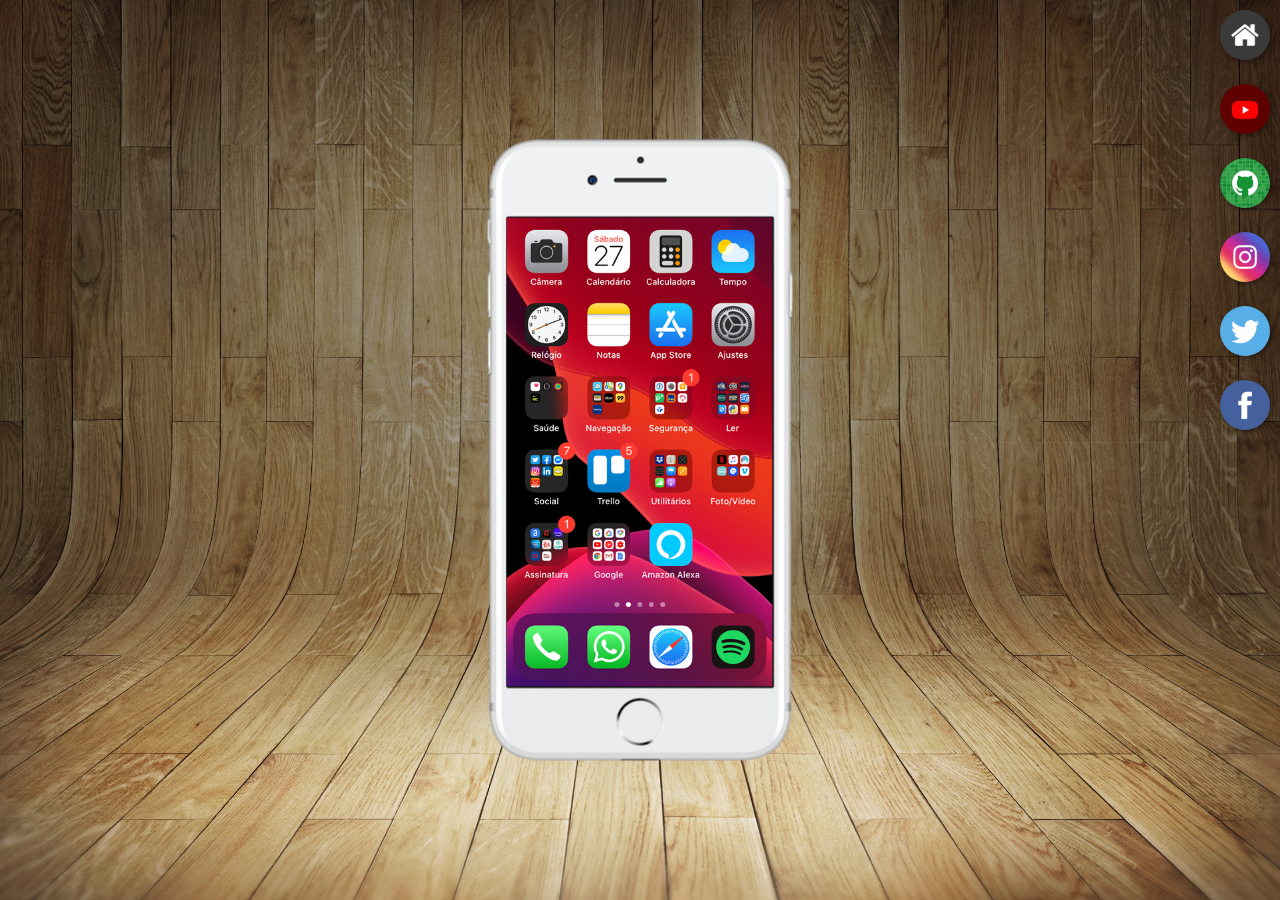
<file: index.html>
<!DOCTYPE html>
<html lang="pt-br">
<head>
    <meta charset="UTF-8">
    <meta name="viewport" content="width=device-width, initial-scale=1.0">
    <link rel="shortcut icon" href="favicon.ico" type="image/x-icon">
    <link rel="stylesheet" href="estilos/style.css">
    <title>Projeto Social</title>
</head>
<body>
    <main>
        <section id="telefone">
            <iframe src="home.html"  name="tela" id="tela" frameborder="0">
                seu navegador não é compatível com isso.
            </iframe>
        </section>

        <section id="redes-sociais">
            <a href="home.html" target="tela"><img src="imagens/logo-home.jpg" alt="home"></a> <br>
            <a href="youtube.html" target="tela"><img src="imagens/logo-youtube.jpg" alt="youtube"></a> <br>
            <a href="github.html" target="tela"><img src="imagens/logo-github.jpg" alt="GitHub"></a> <br>
            <a href="instagram.html" target="tela"><img src="imagens/logo-instagram.jpg" alt="instagram"></a> <br>
            <a href="twitter.html" target="tela"><img src="imagens/logo-twitter.jpg" alt="twitter"></a> <br>
            <a href="facebook.html" target="tela"><img src="imagens/logo-facebook.jpg" alt="facebook"></a>

        </section>
    </main>
</body>
</html>
</file>
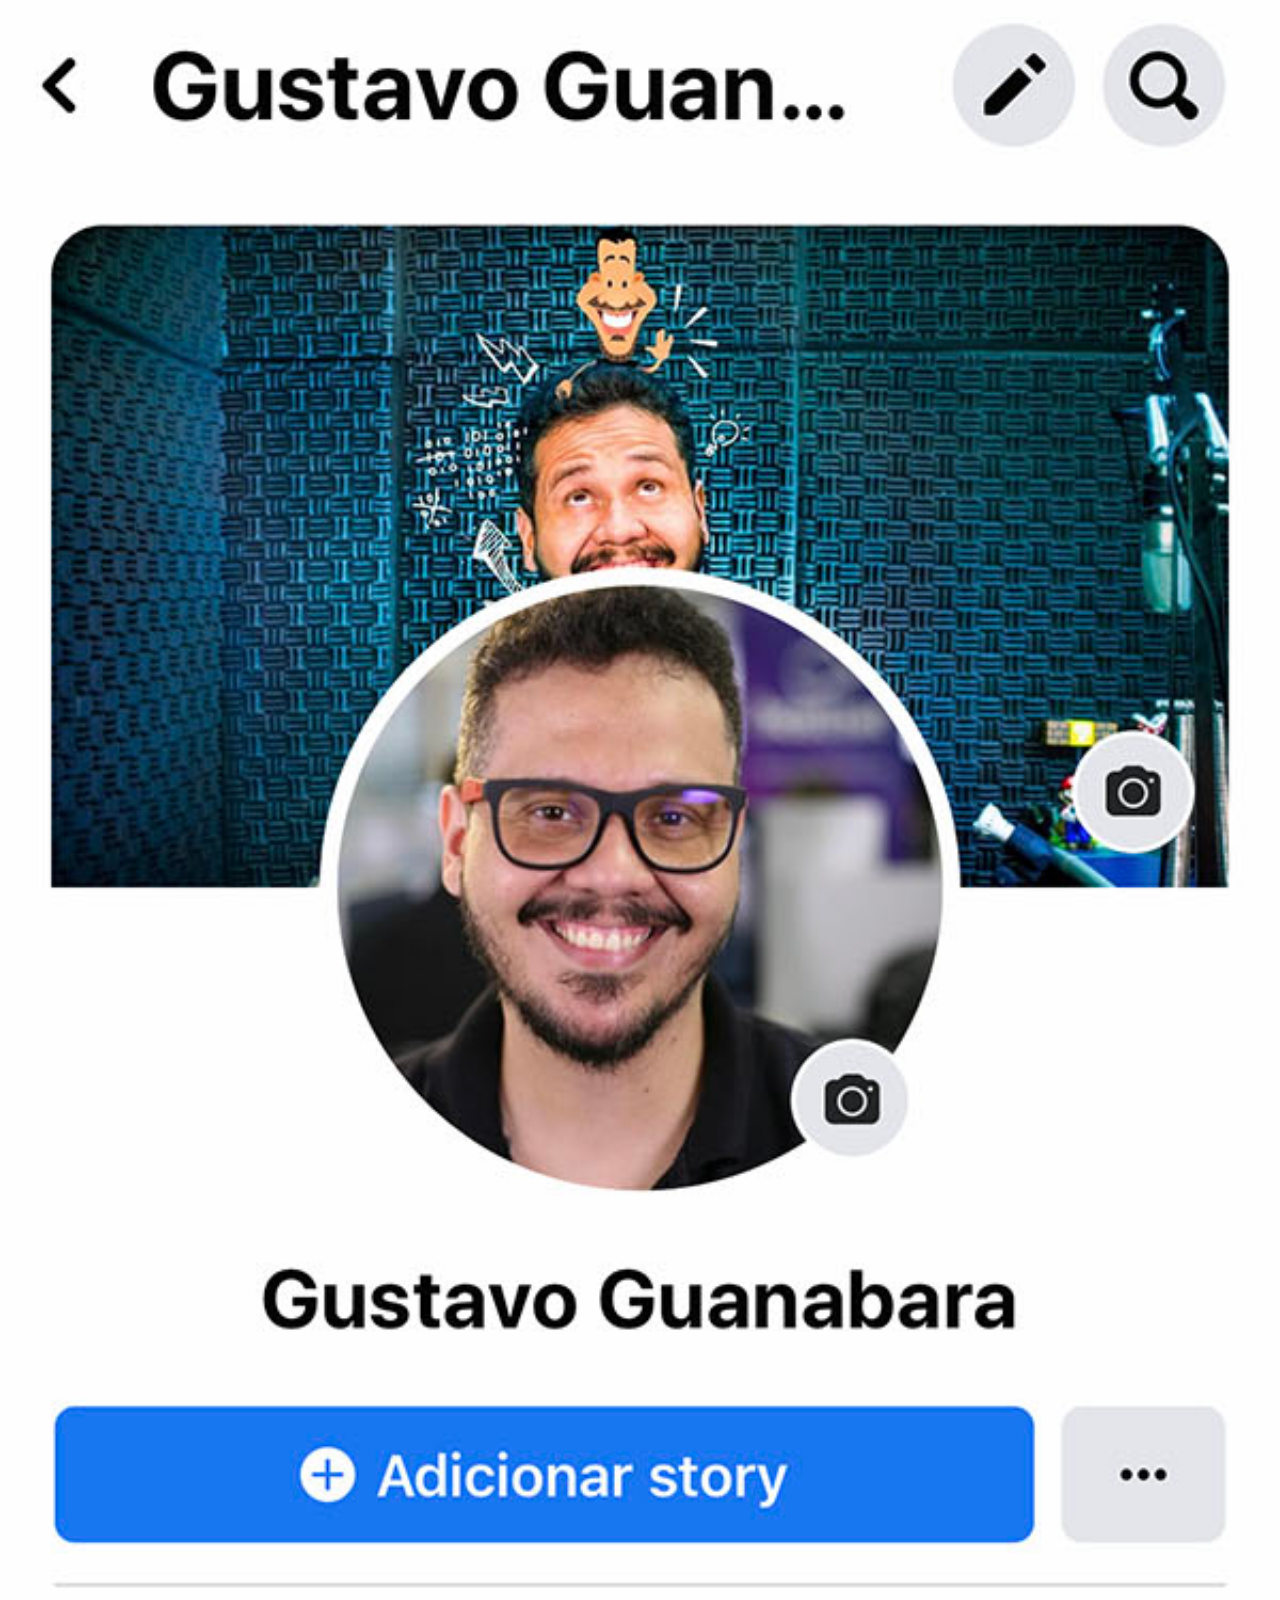
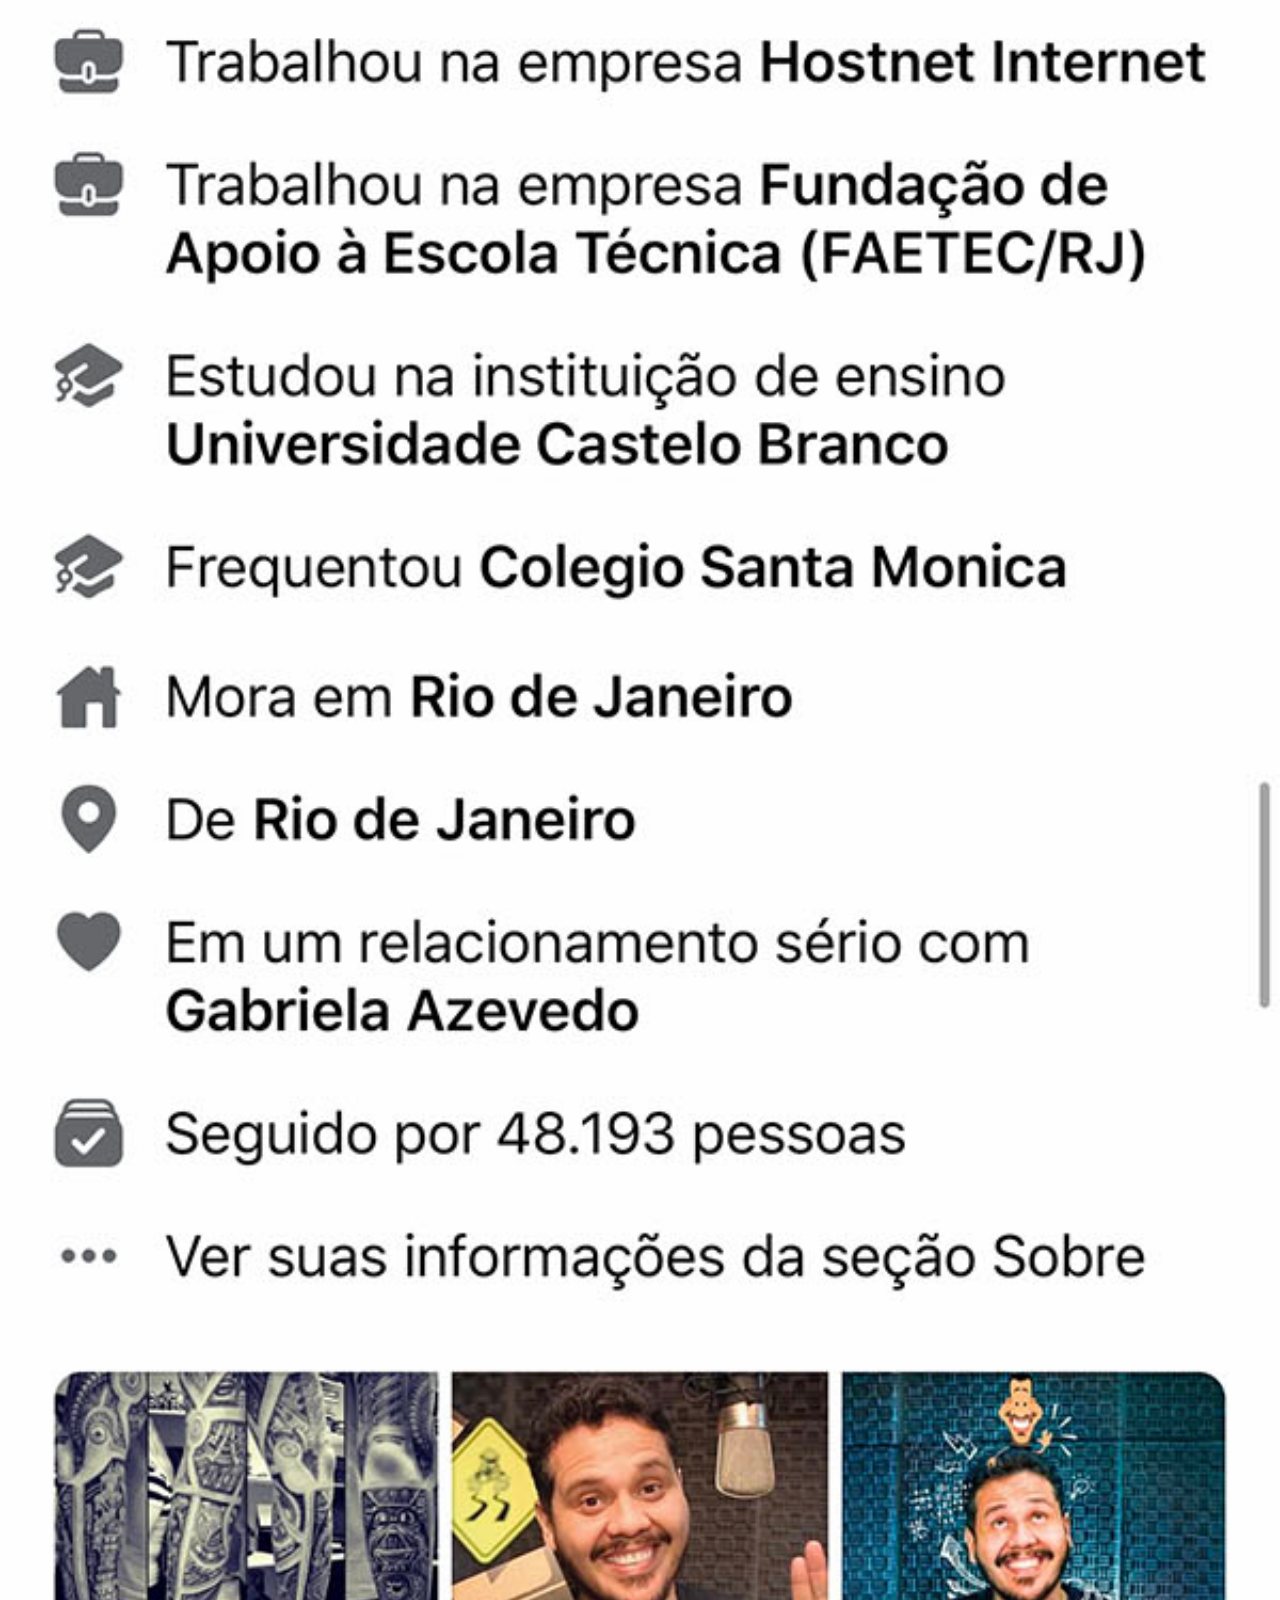
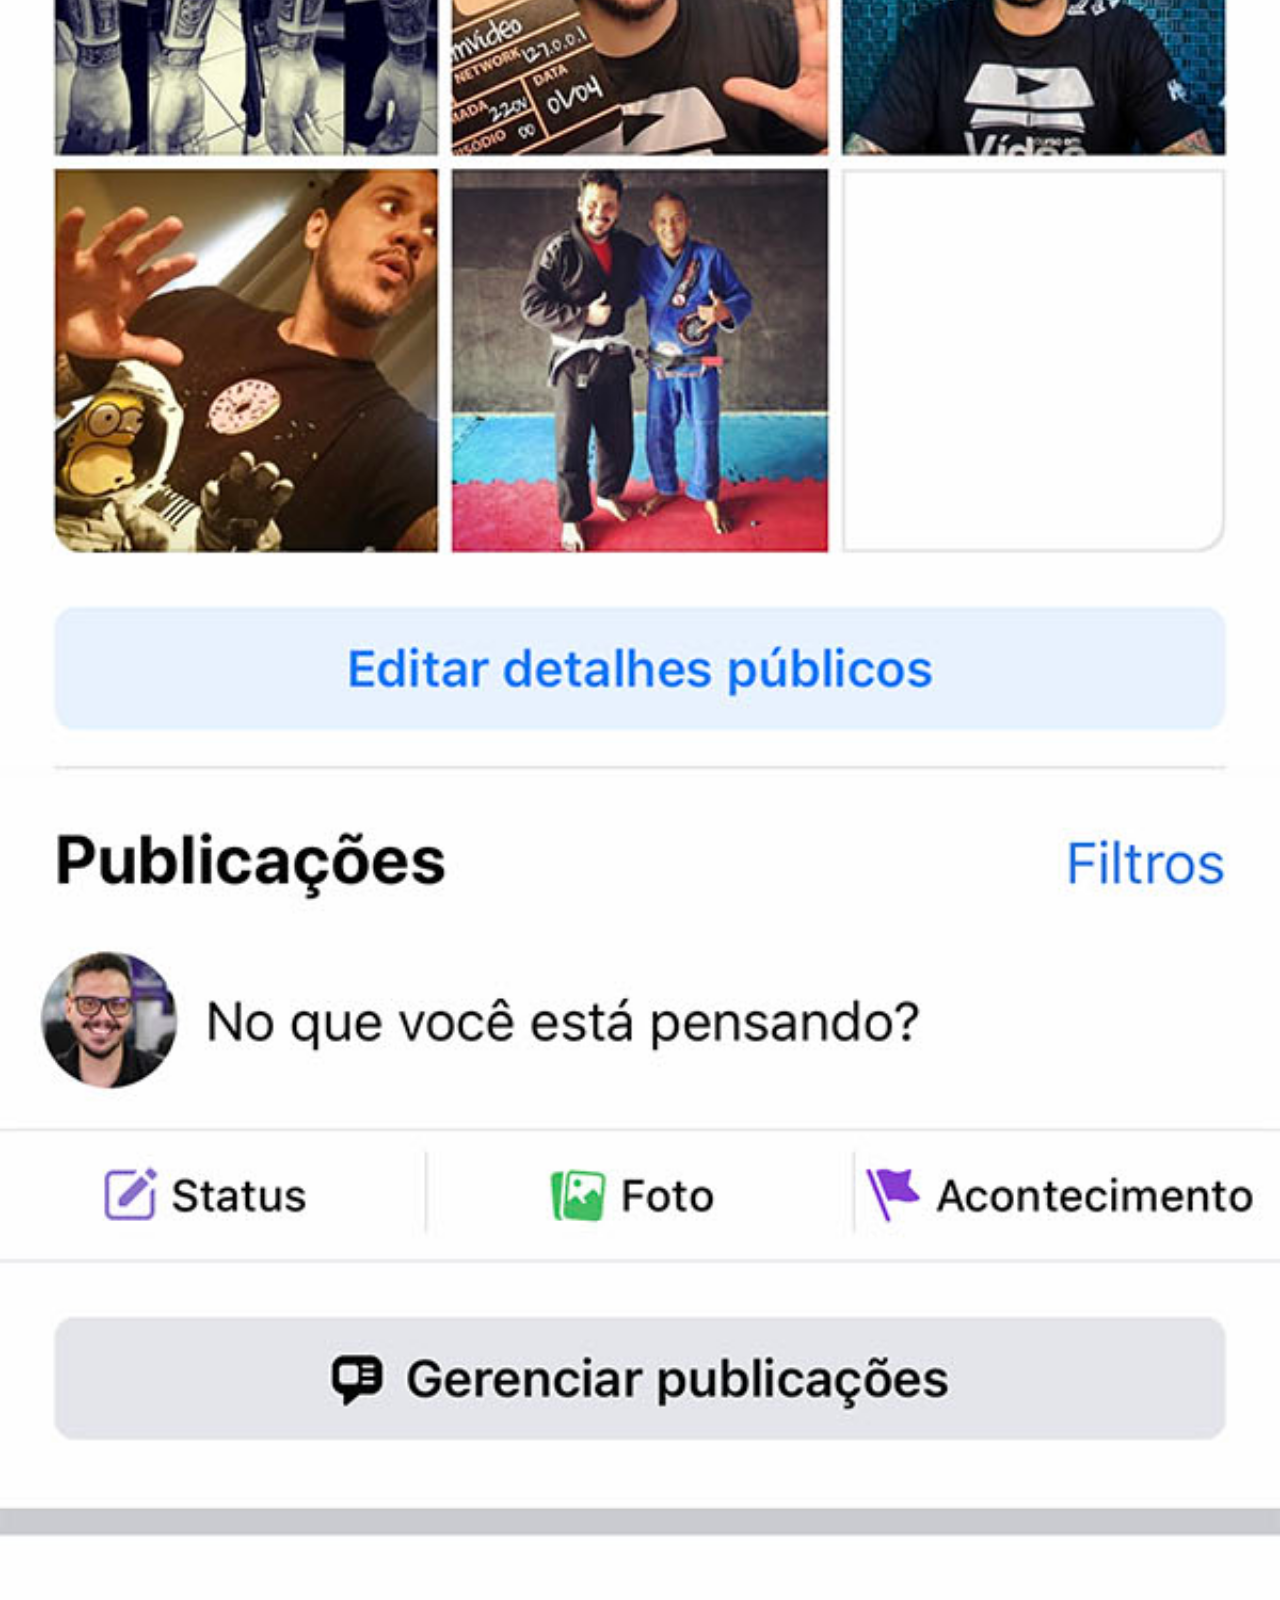
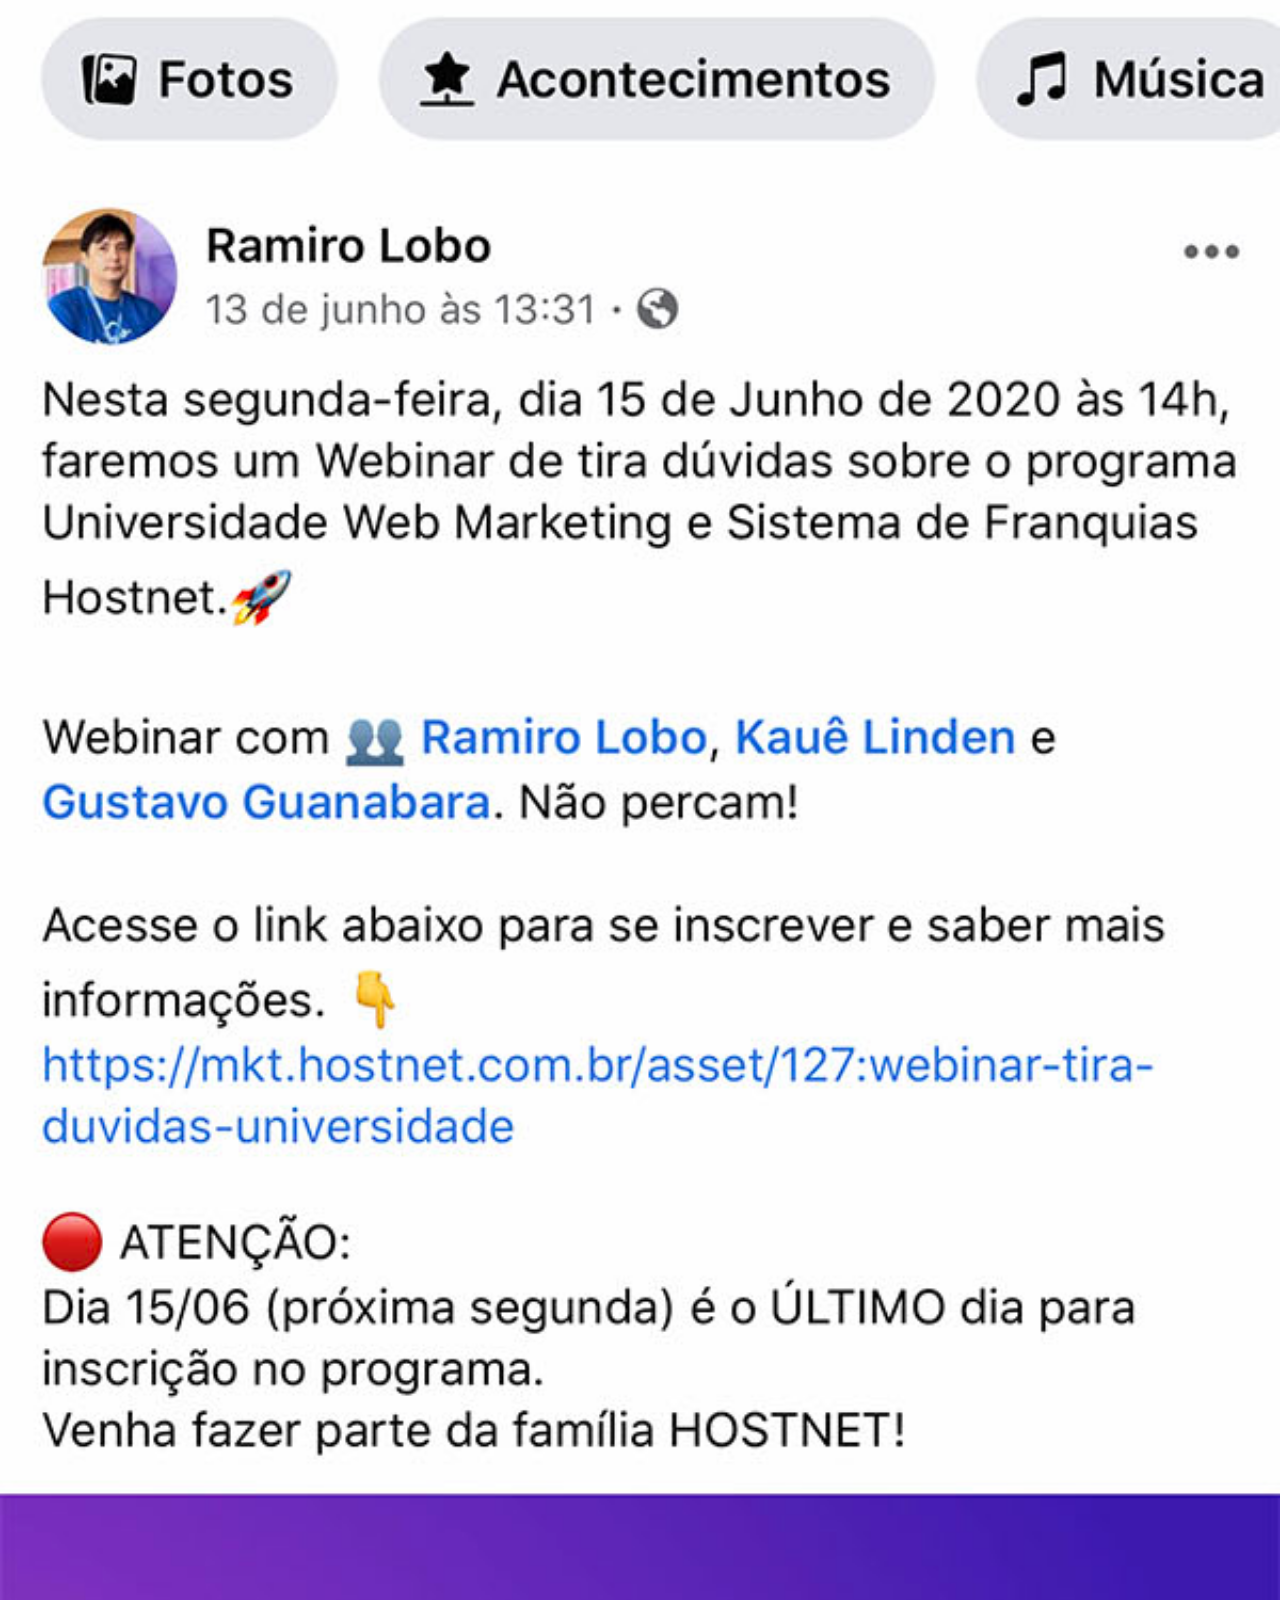
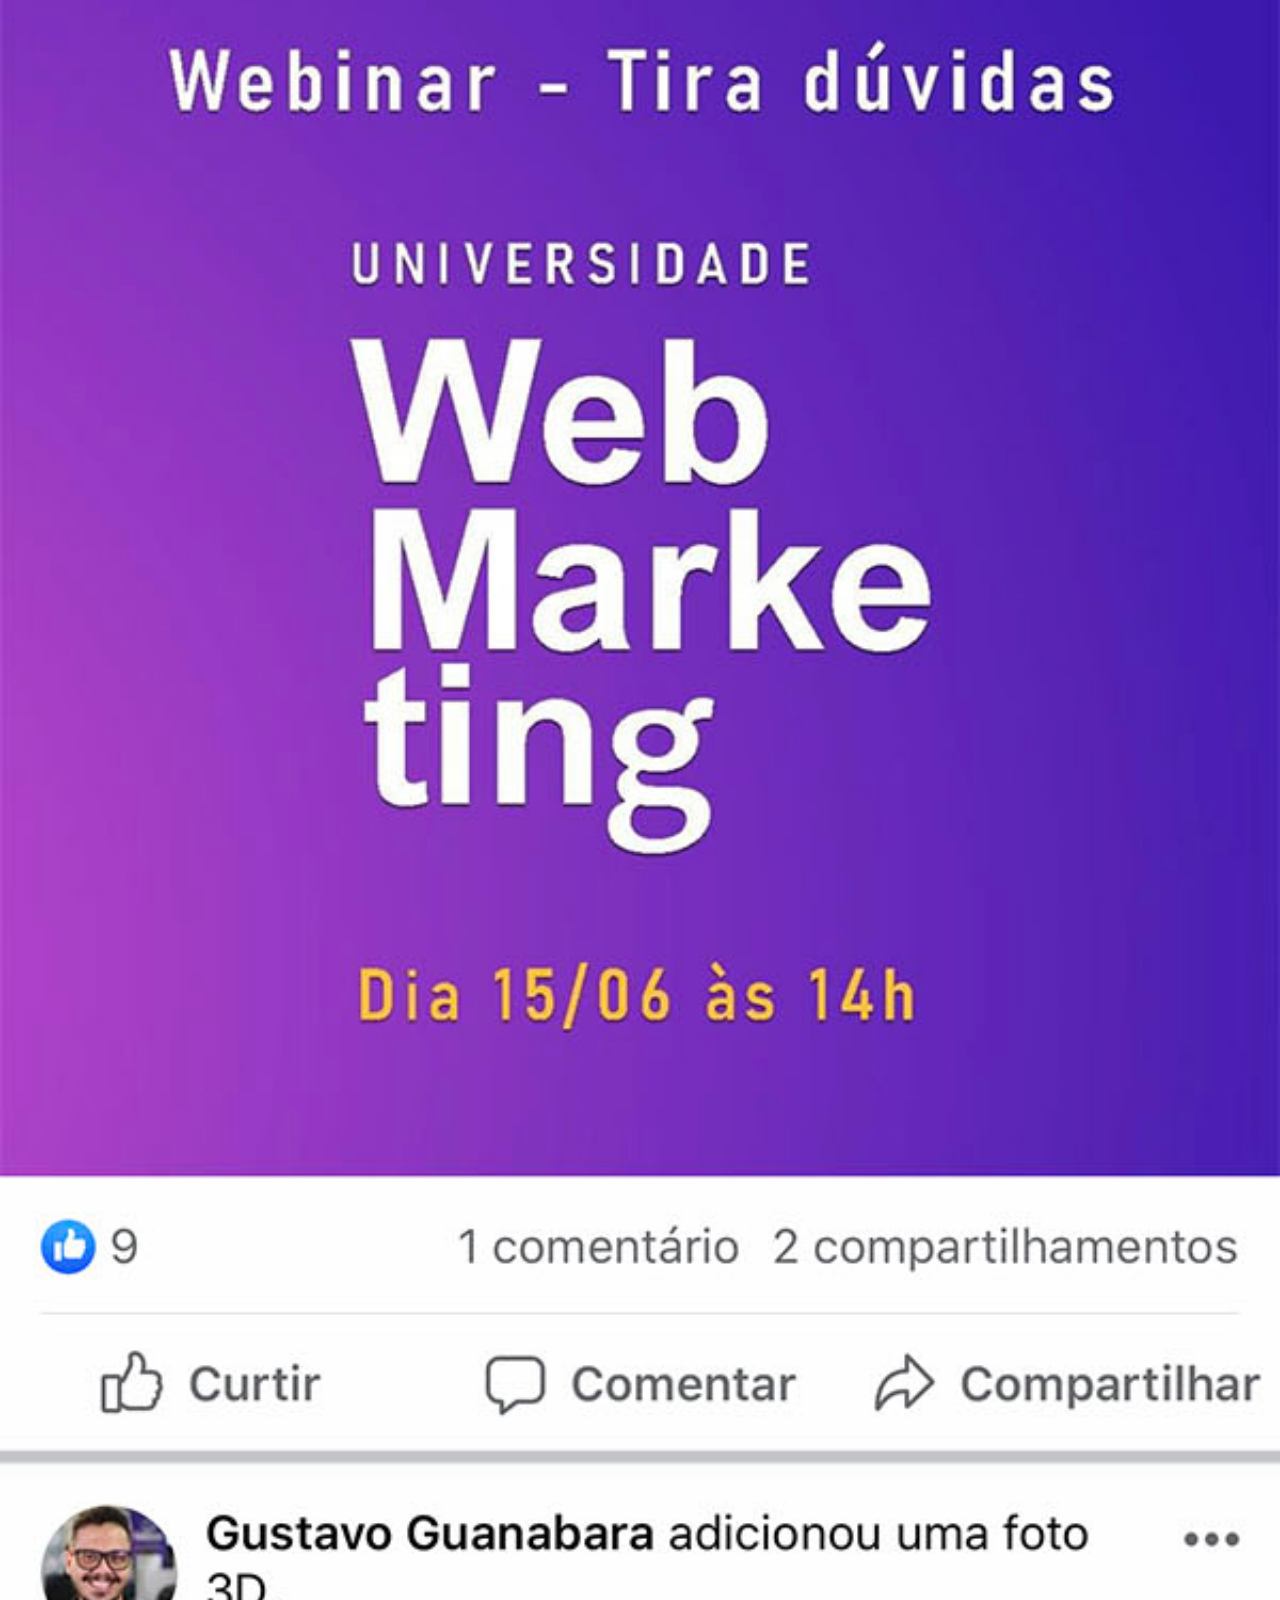
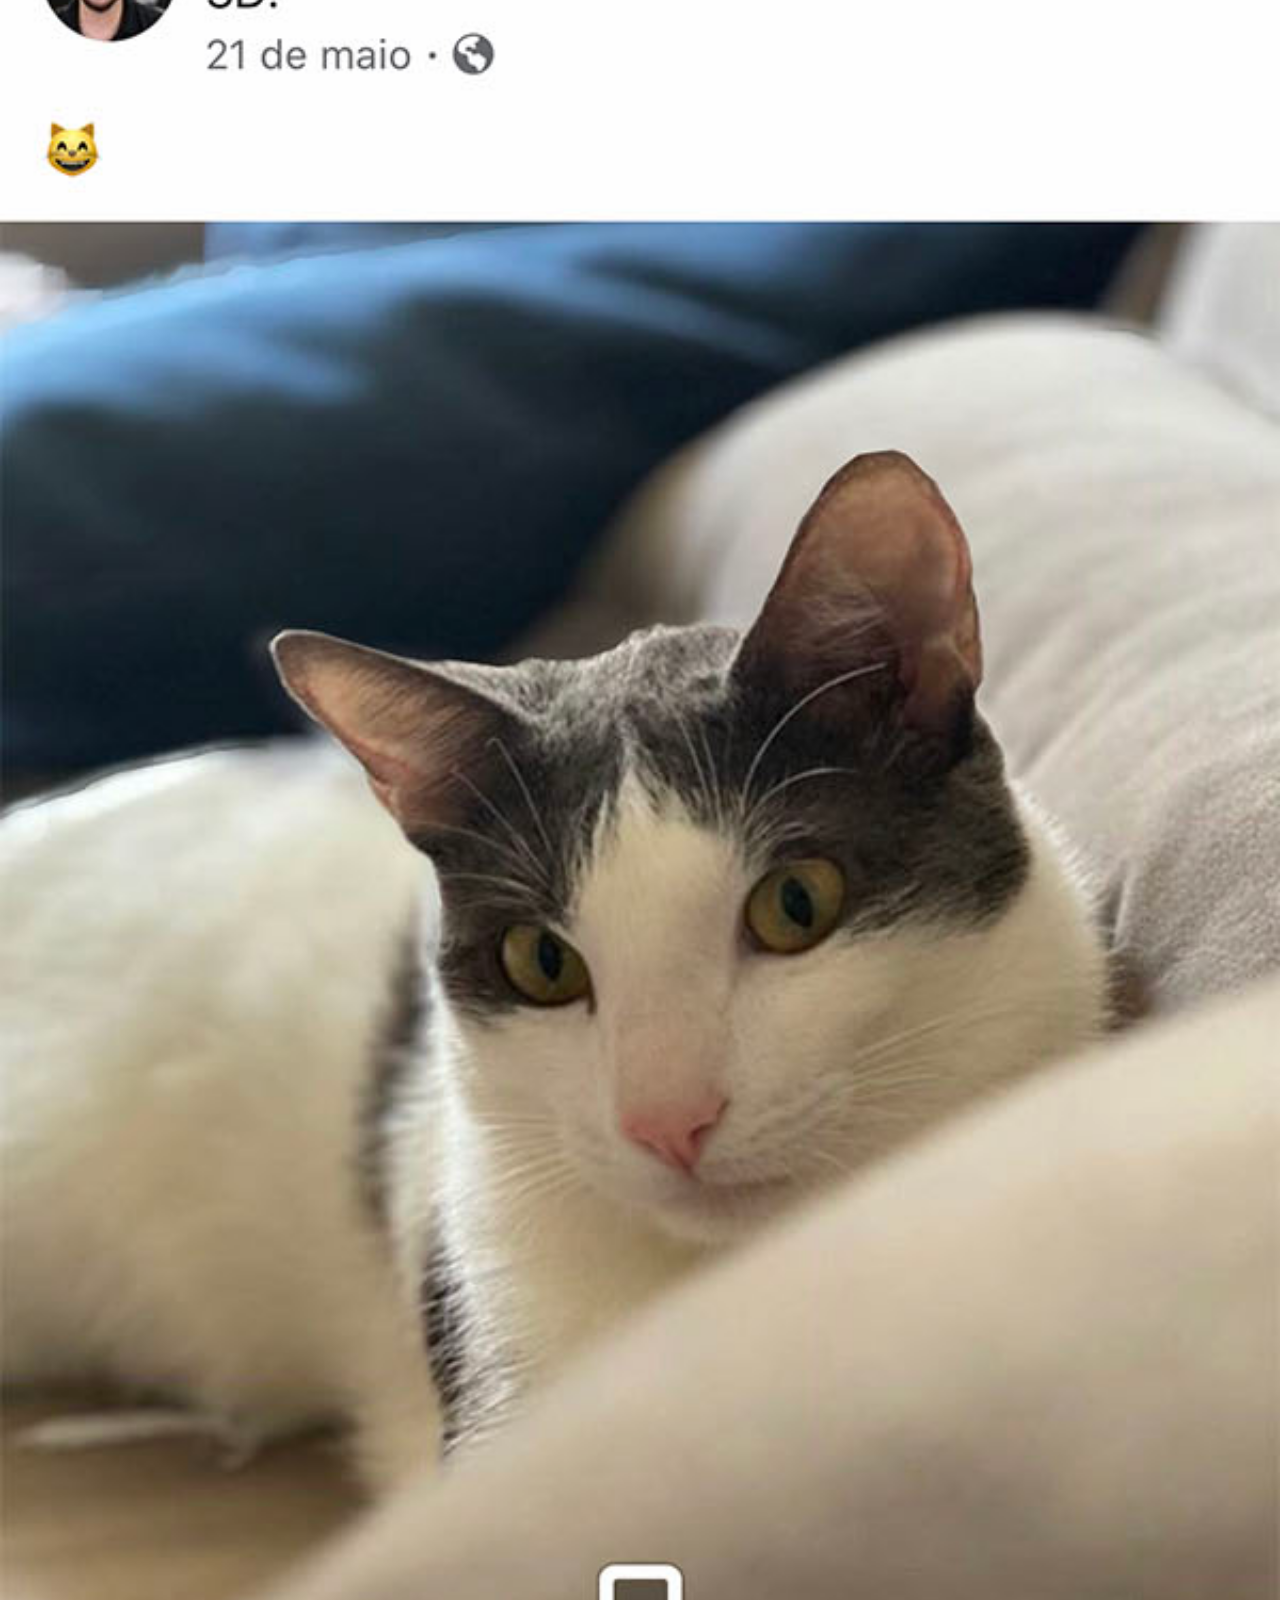
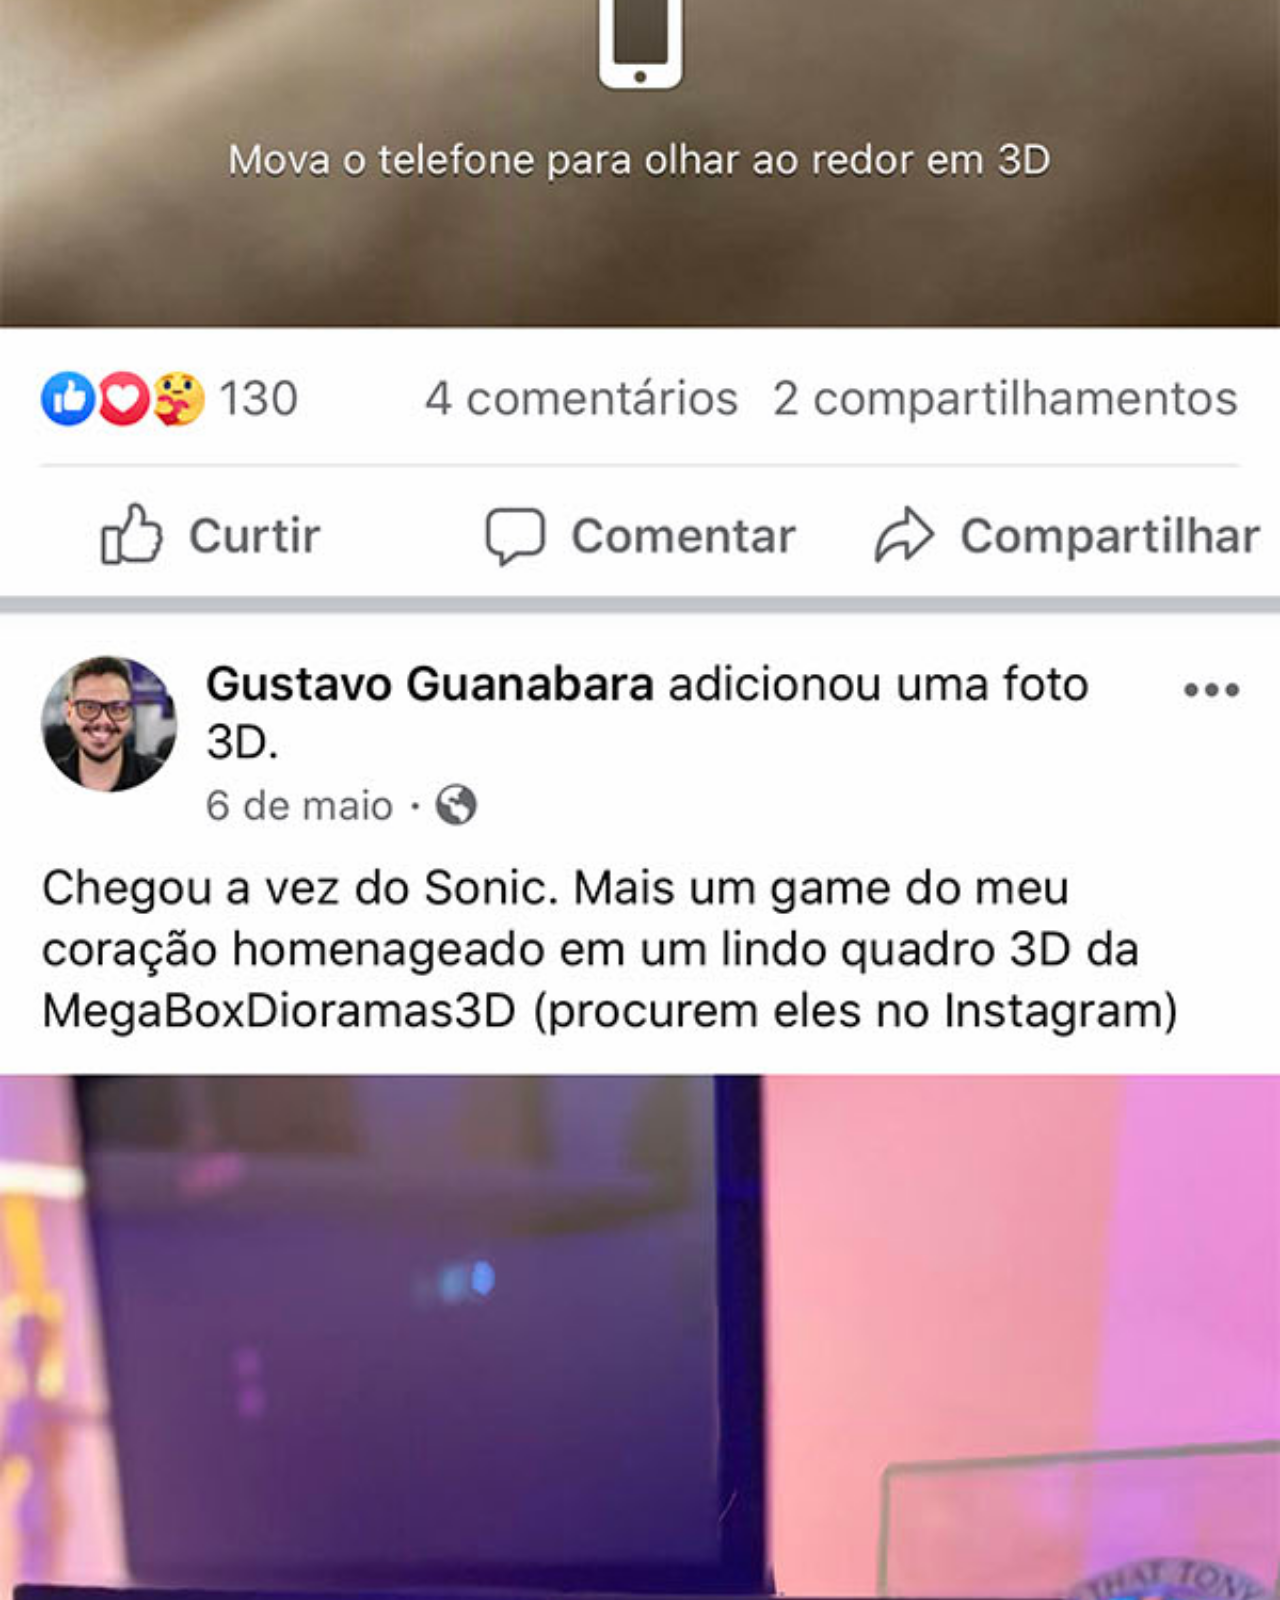
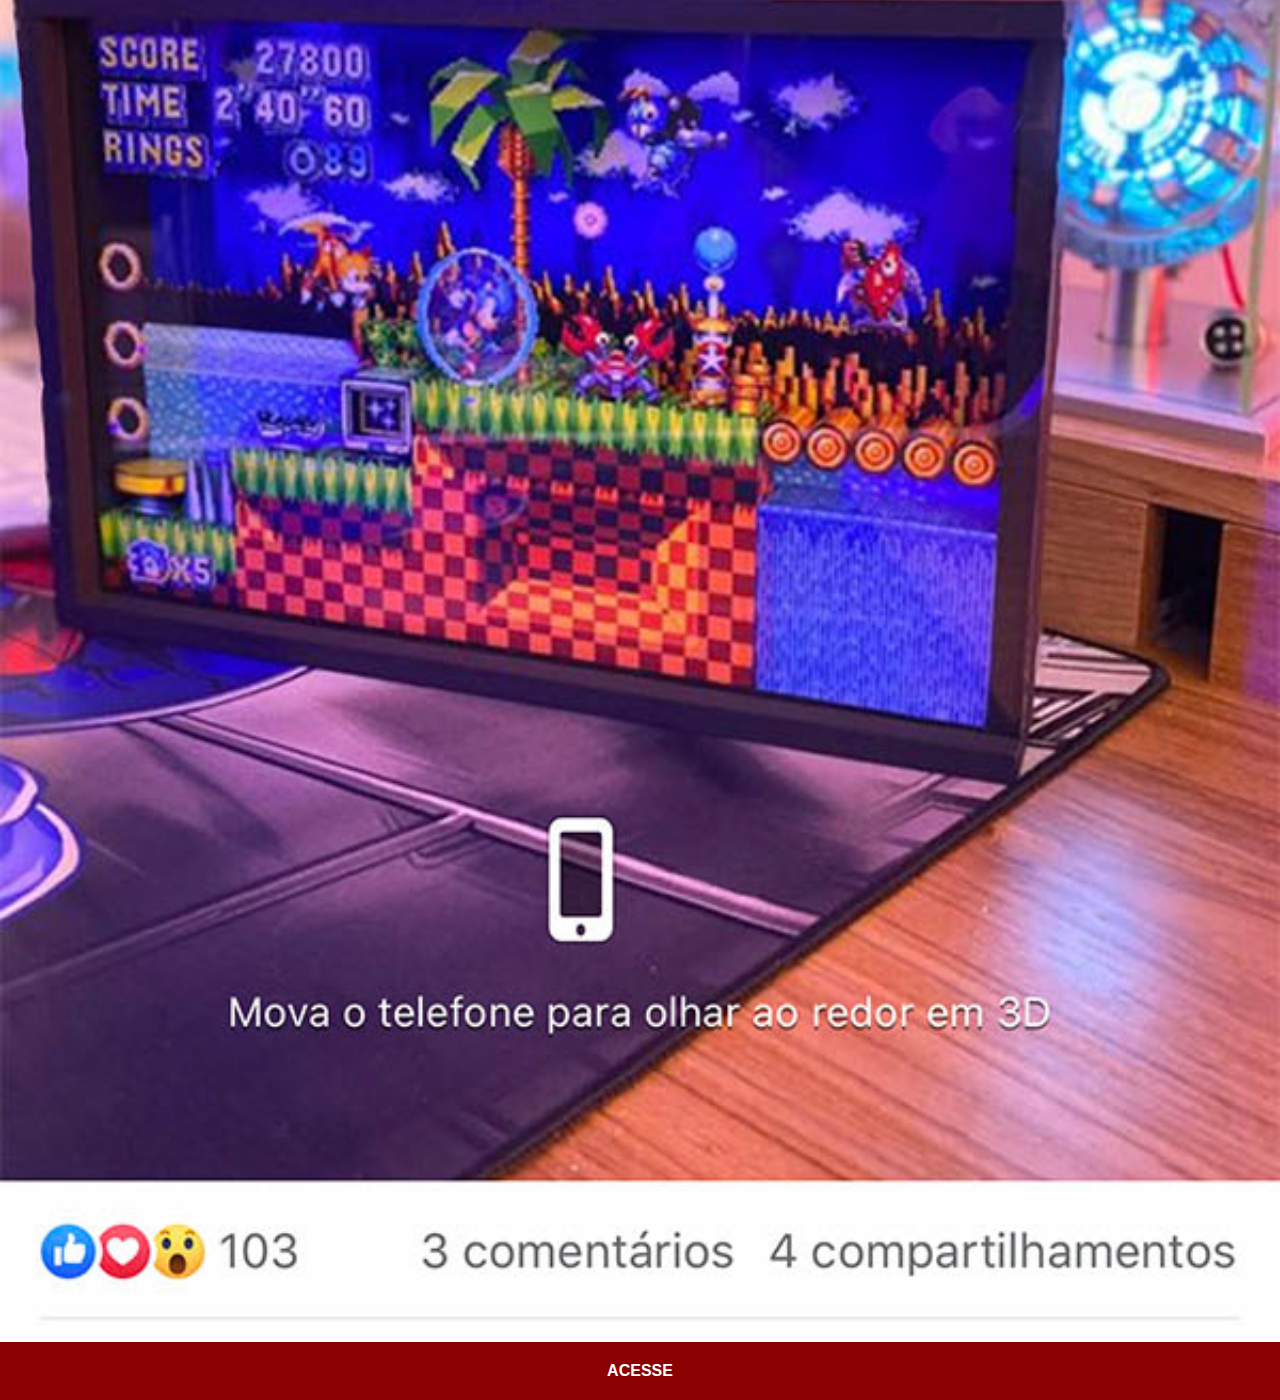
<file: facebook.html>
<!DOCTYPE html>
<html lang="pt-br">
<head>
    <meta charset="UTF-8">
    <meta name="viewport" content="width=device-width, initial-scale=1.0">
    <title>facebook</title>
    <link rel="stylesheet" href="estilos/social.css">
</head>
<body>
    <img src="imagens/tela-facebook.jpg" alt="facebook">
    <a href="https://www.facebook.com/gustavoguanabara/" target="_blank">ACESSE</a>
</body>
</html>
</file>
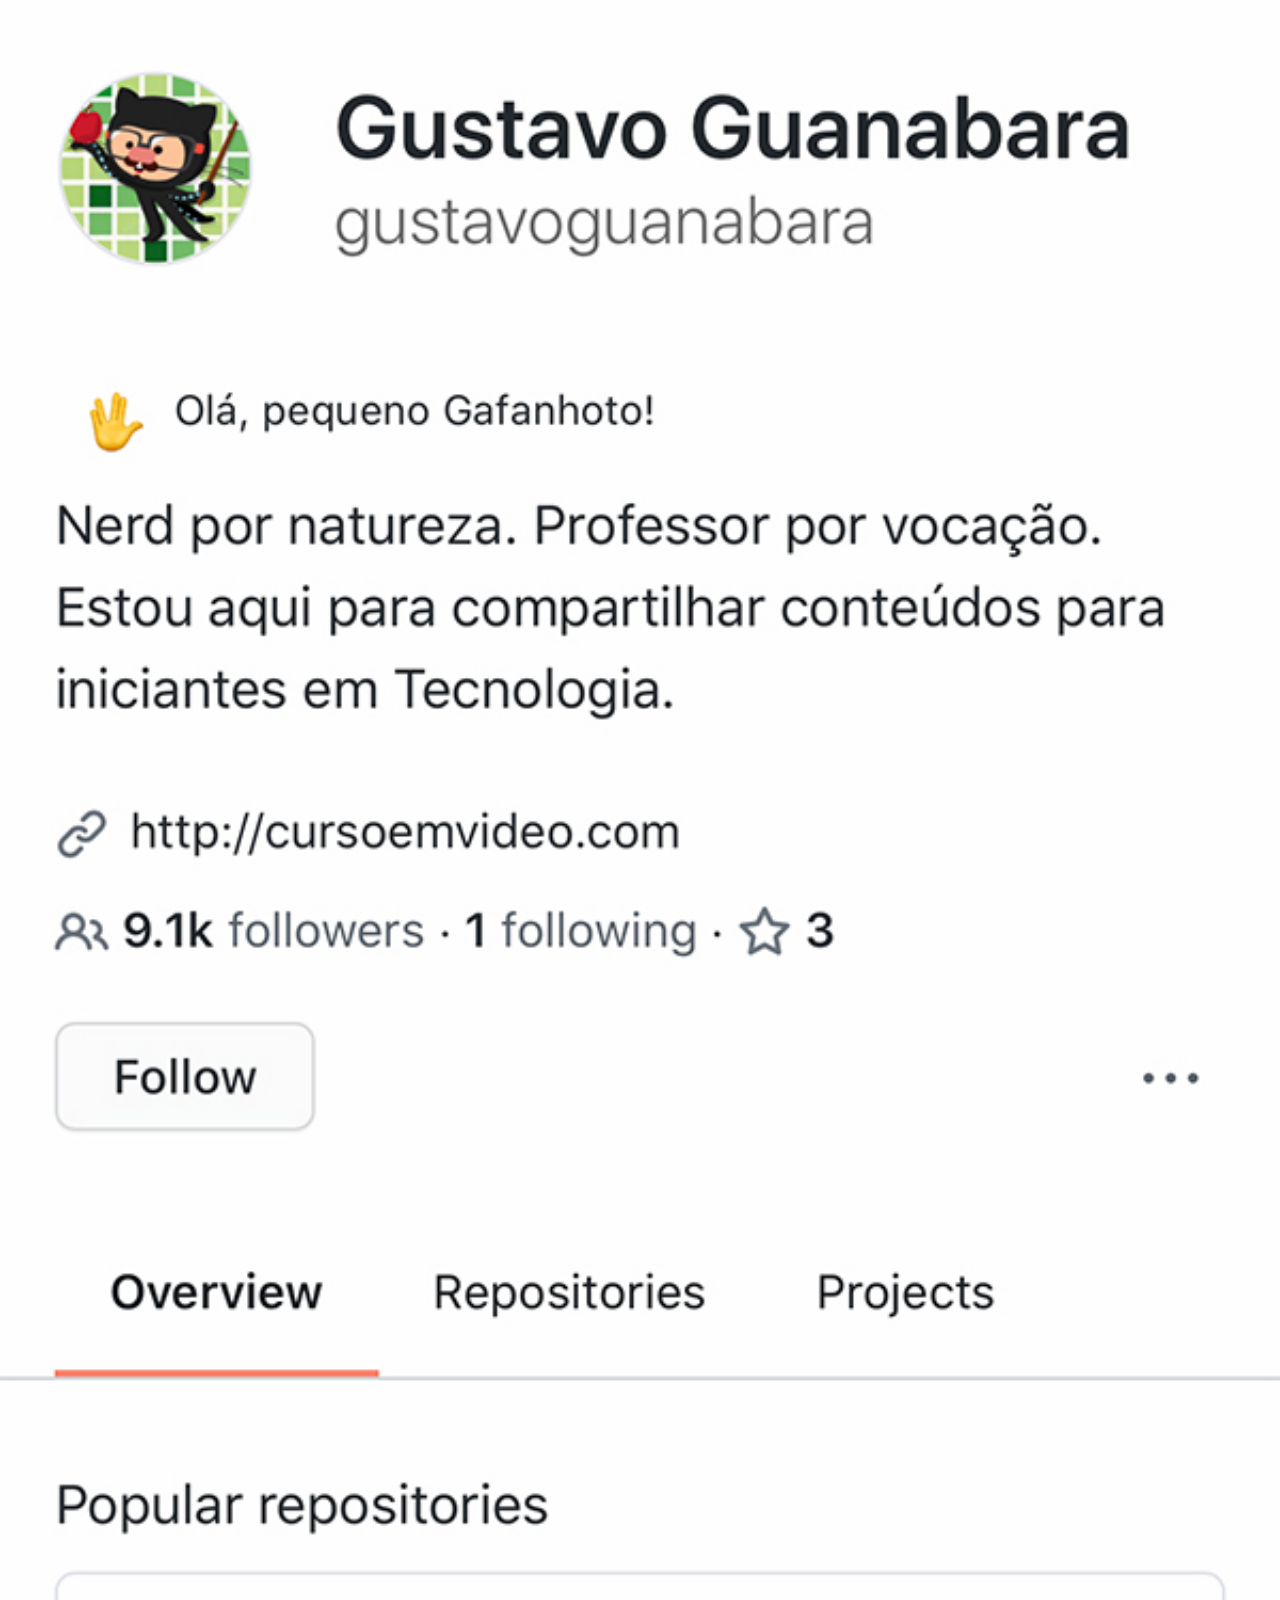
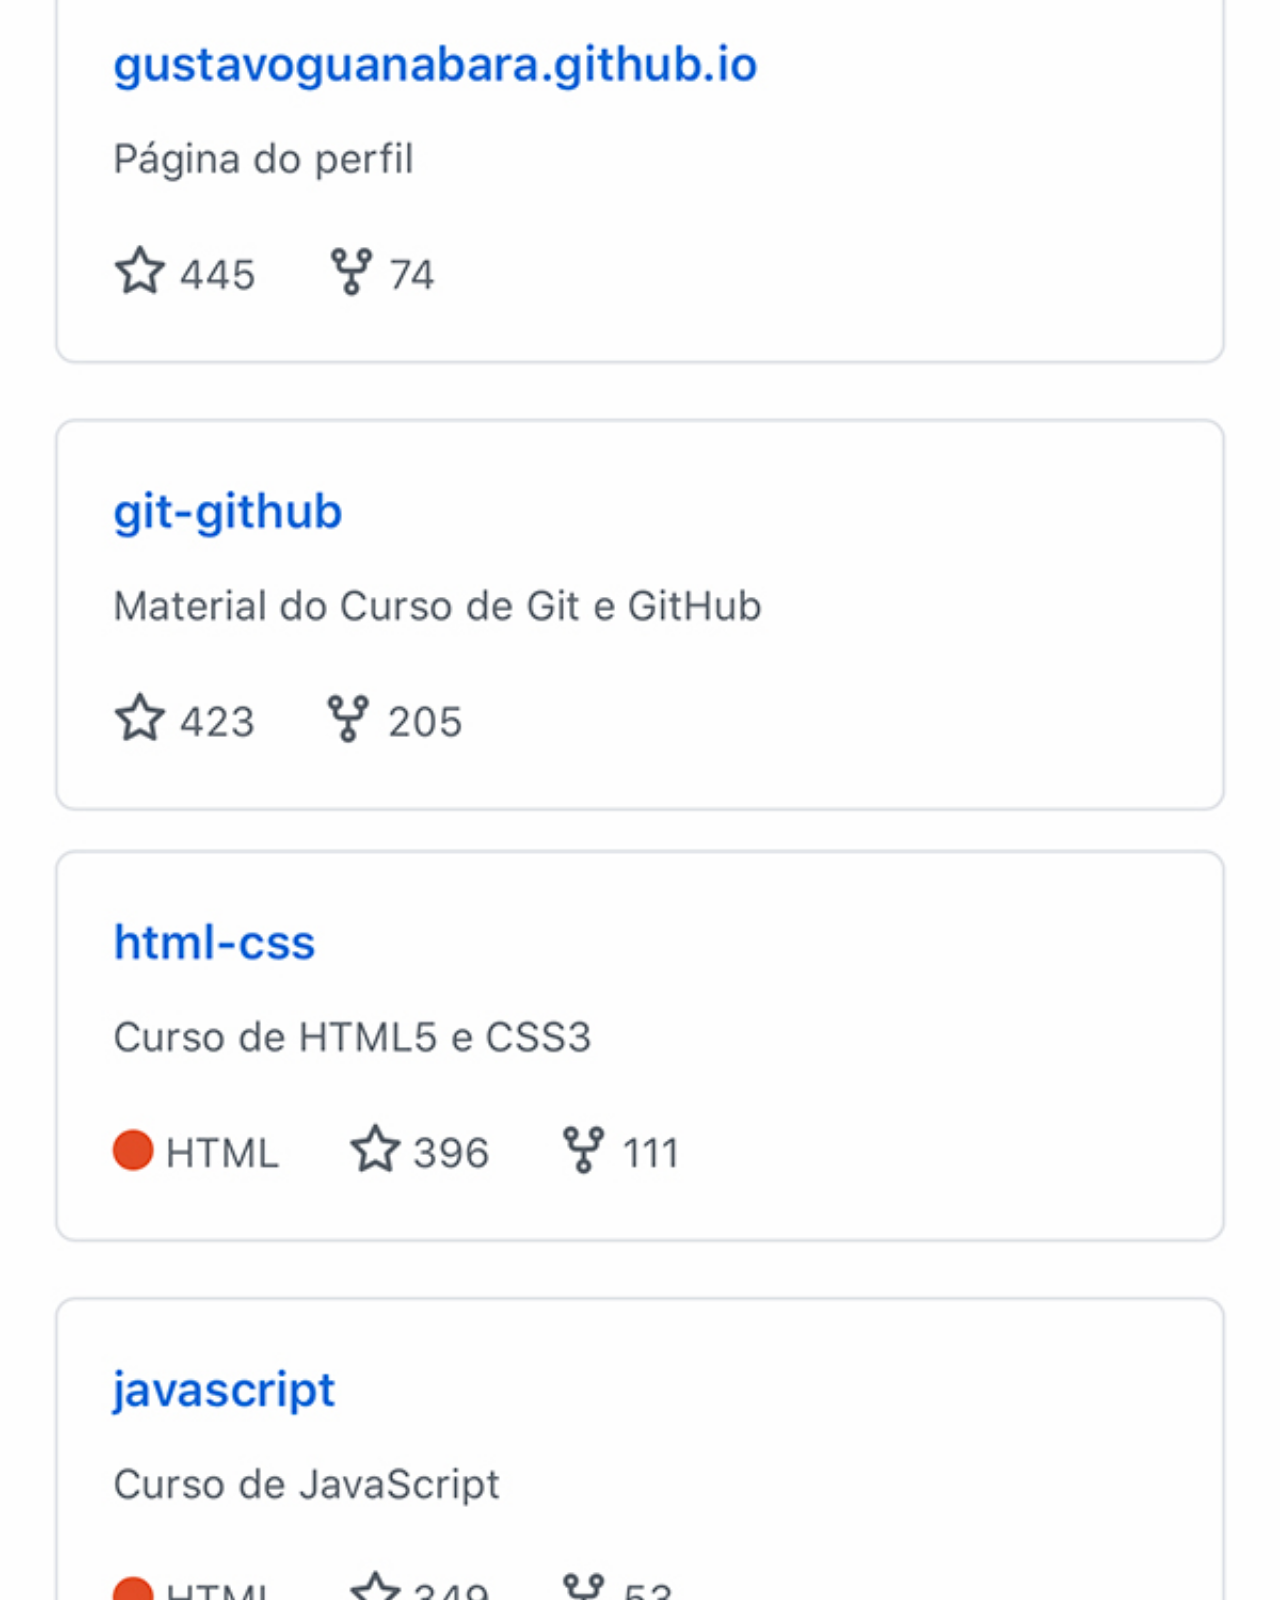
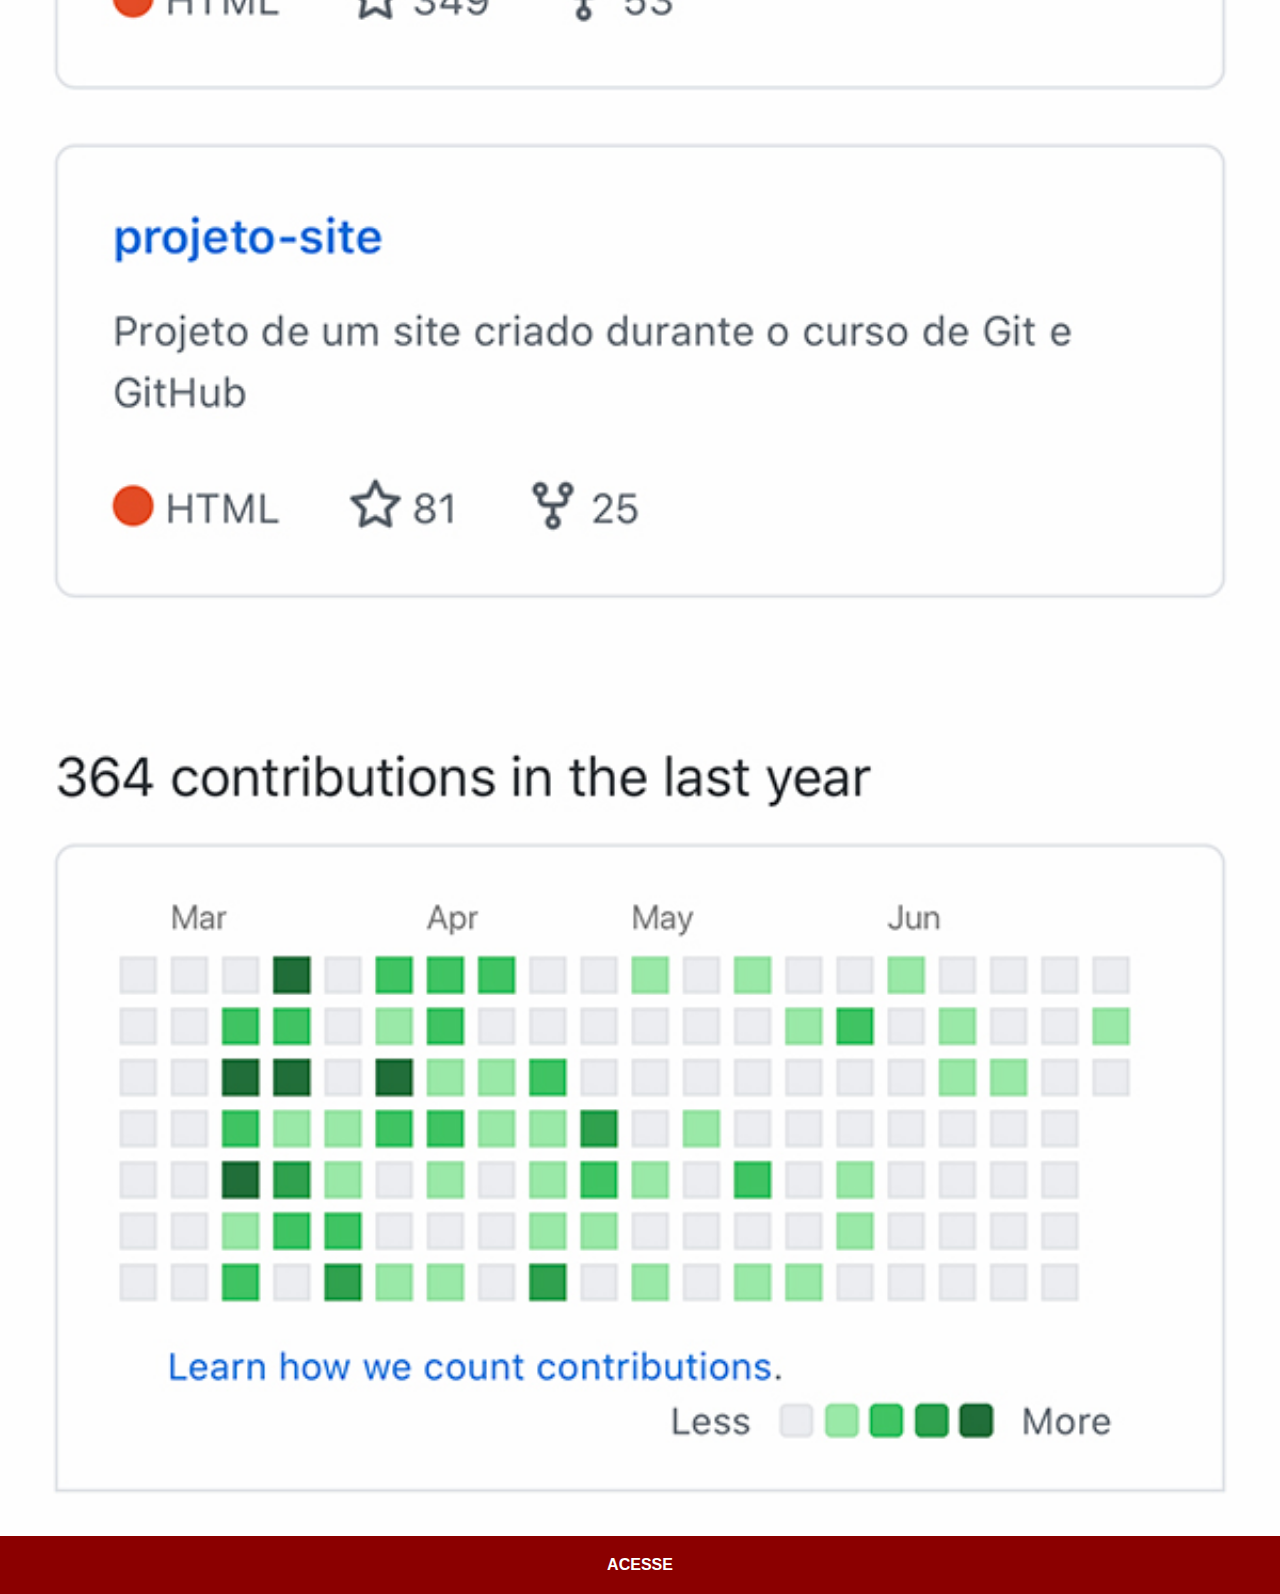
<file: github.html>
<!DOCTYPE html>
<html lang="pt-br">
<head>
    <meta charset="UTF-8">
    <meta name="viewport" content="width=device-width, initial-scale=1.0">
    <title>GitHub</title>
    <link rel="stylesheet" href="estilos/social.css">
</head>
<body>
    <img src="imagens/tela-github.jpg" alt="github" >
    <a href="https://github.com/gustavoguanabara" target="_blank">ACESSE</a>
</body>
</html>
</file>
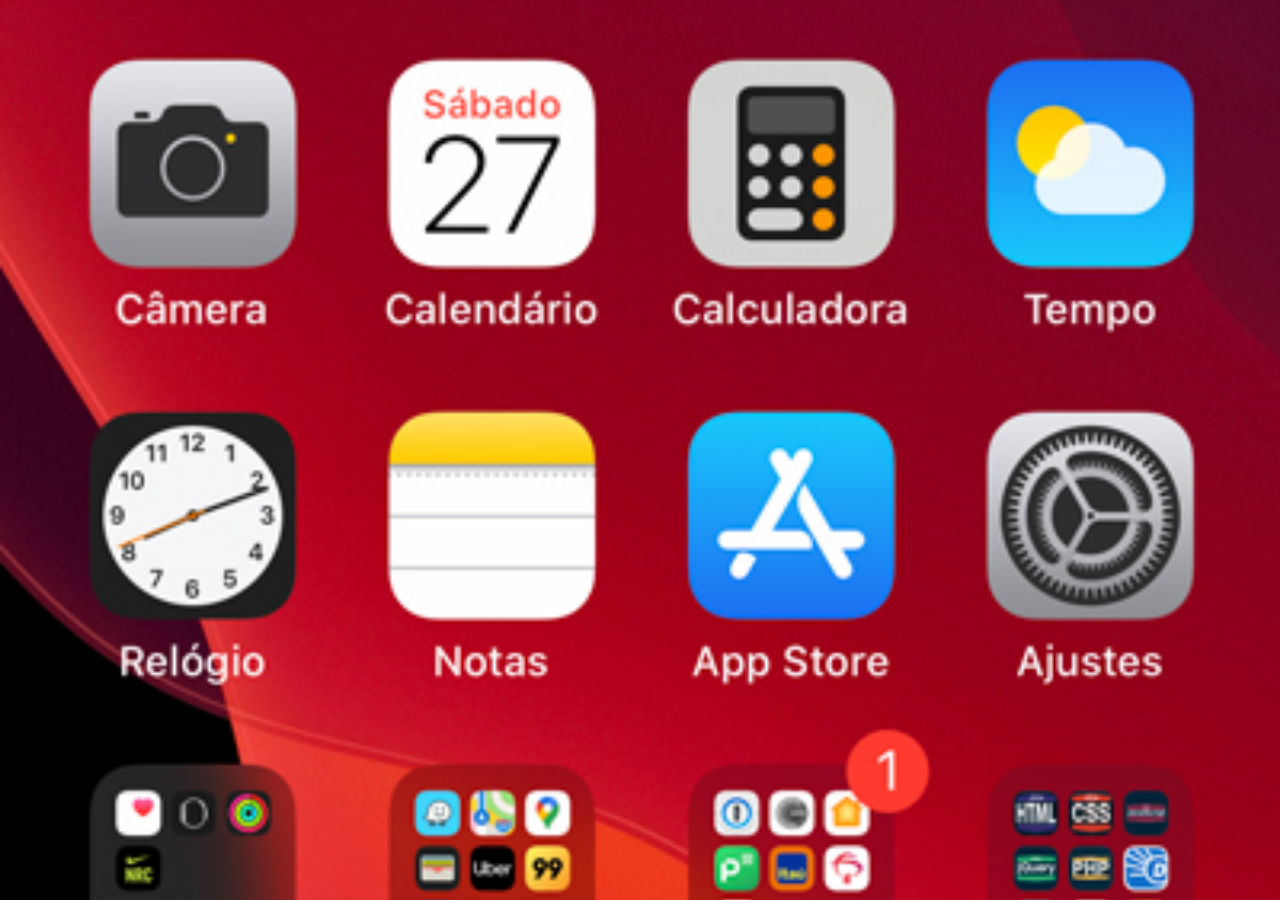
<file: home.html>
<!DOCTYPE html>
<html lang="pt-br">
<head>
    <meta charset="UTF-8">
    <meta name="viewport" content="width=device-width, initial-scale=1.0">
    <title>home</title>
</head>
<style>
    * {
        margin: 0px;
        padding: 0px;
        
    }

    body {
        width: 100vw;
        height: 100vh;
        background: black url('imagens/tela-home.jpg')
        no-repeat top center;
        background-size: cover
    }
</style>
<body>
    
</body>
</html>
</file>
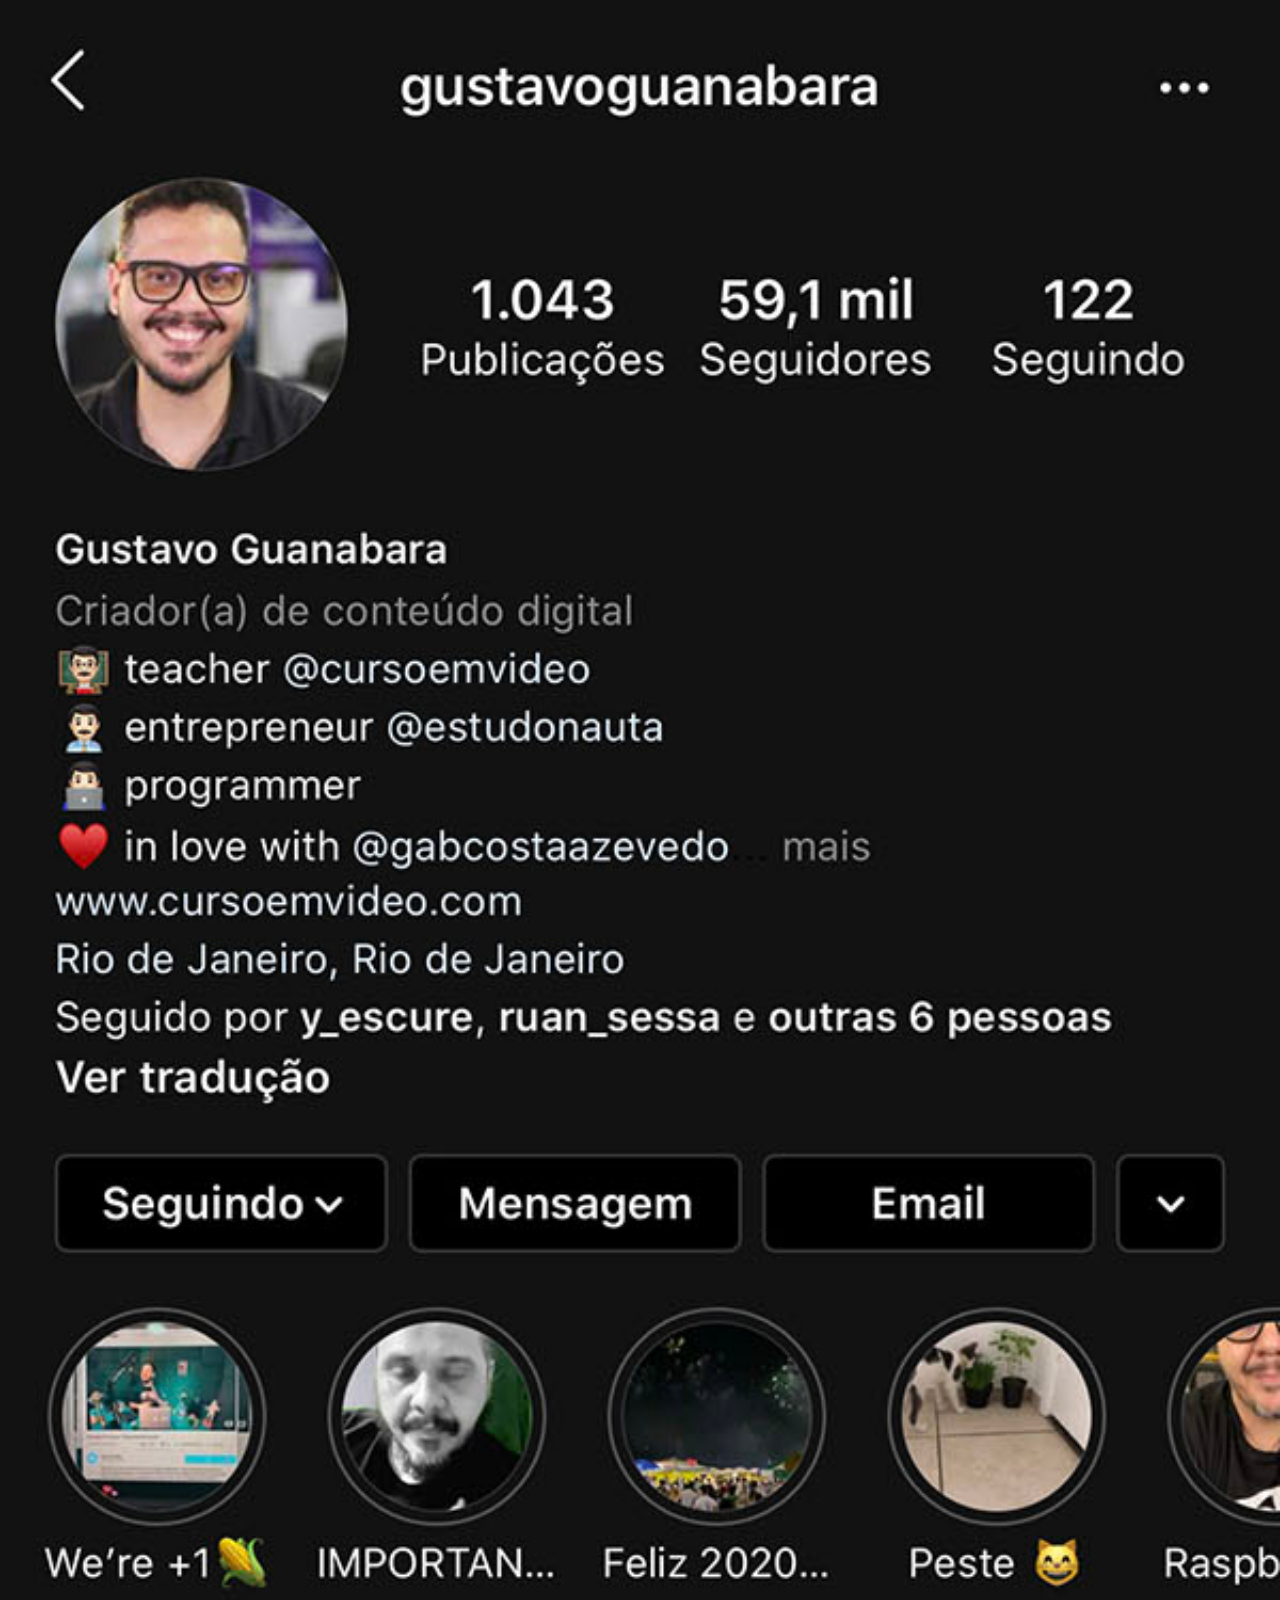
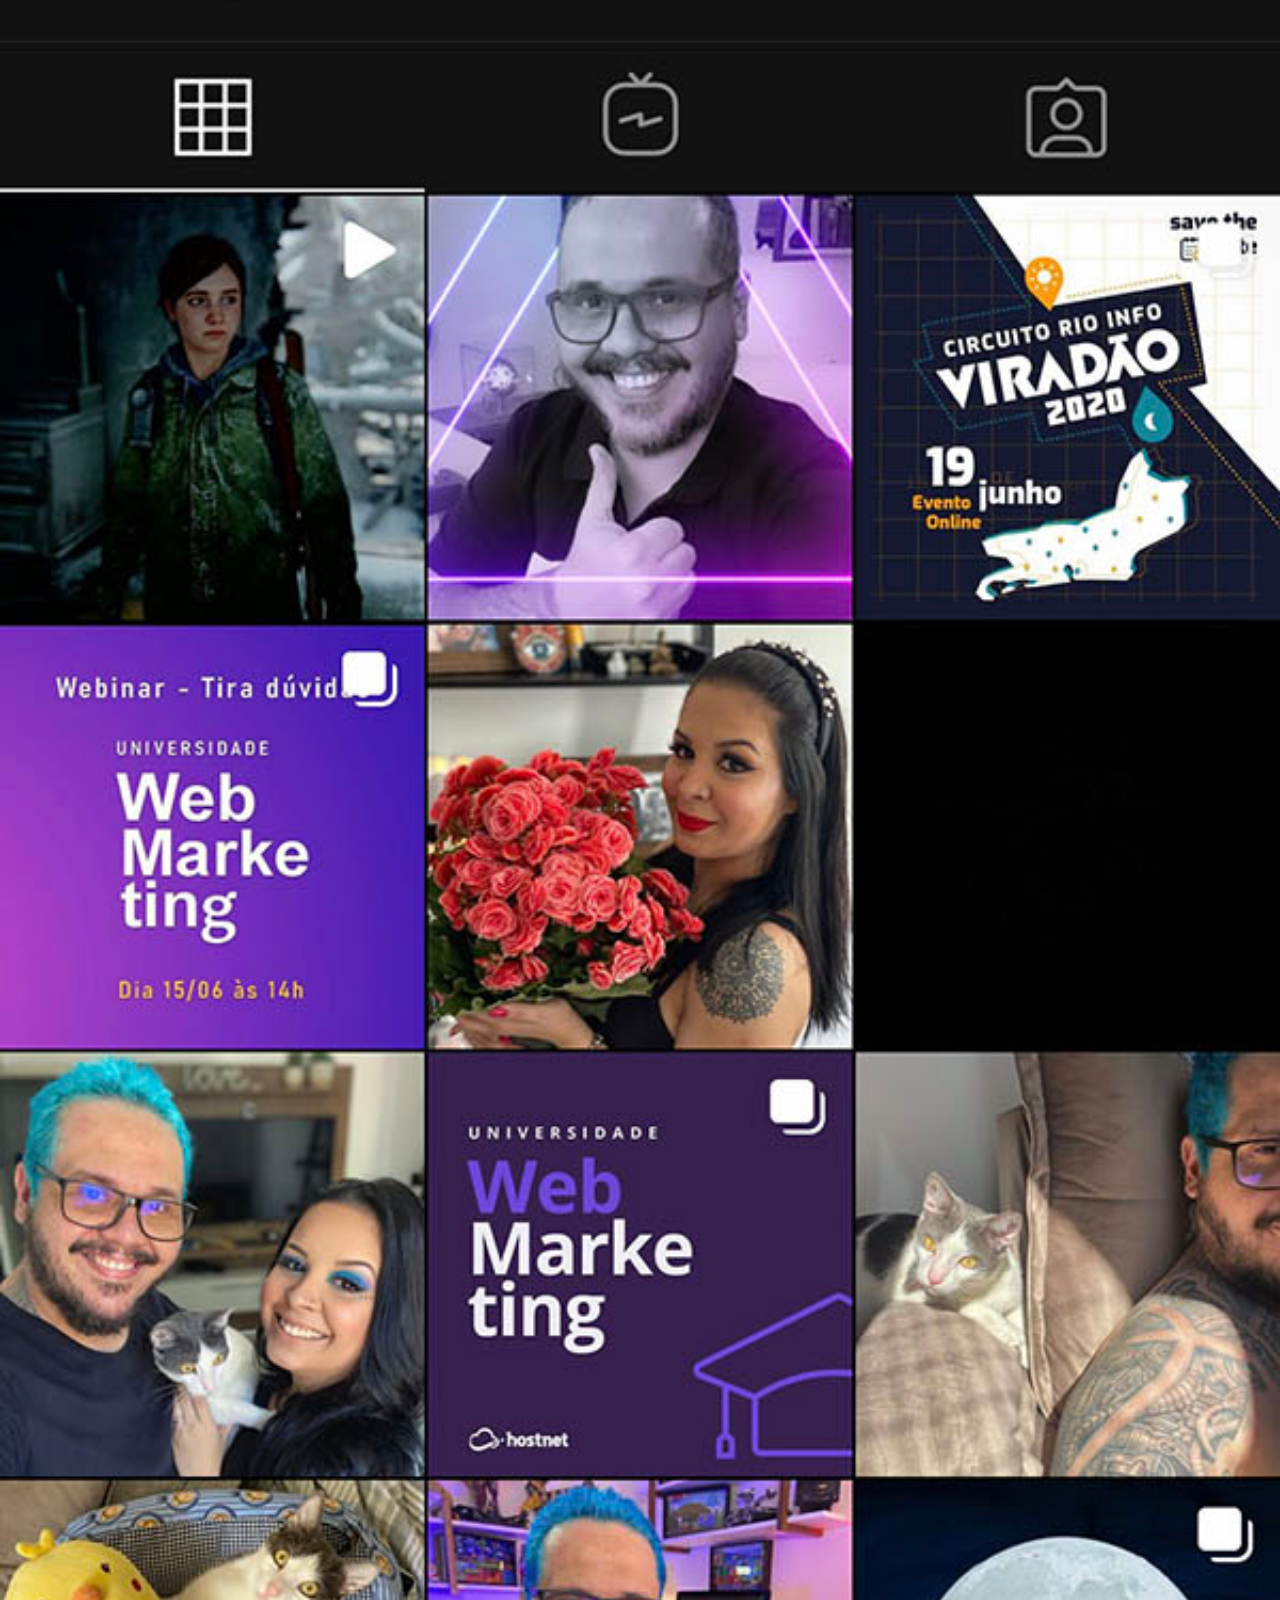
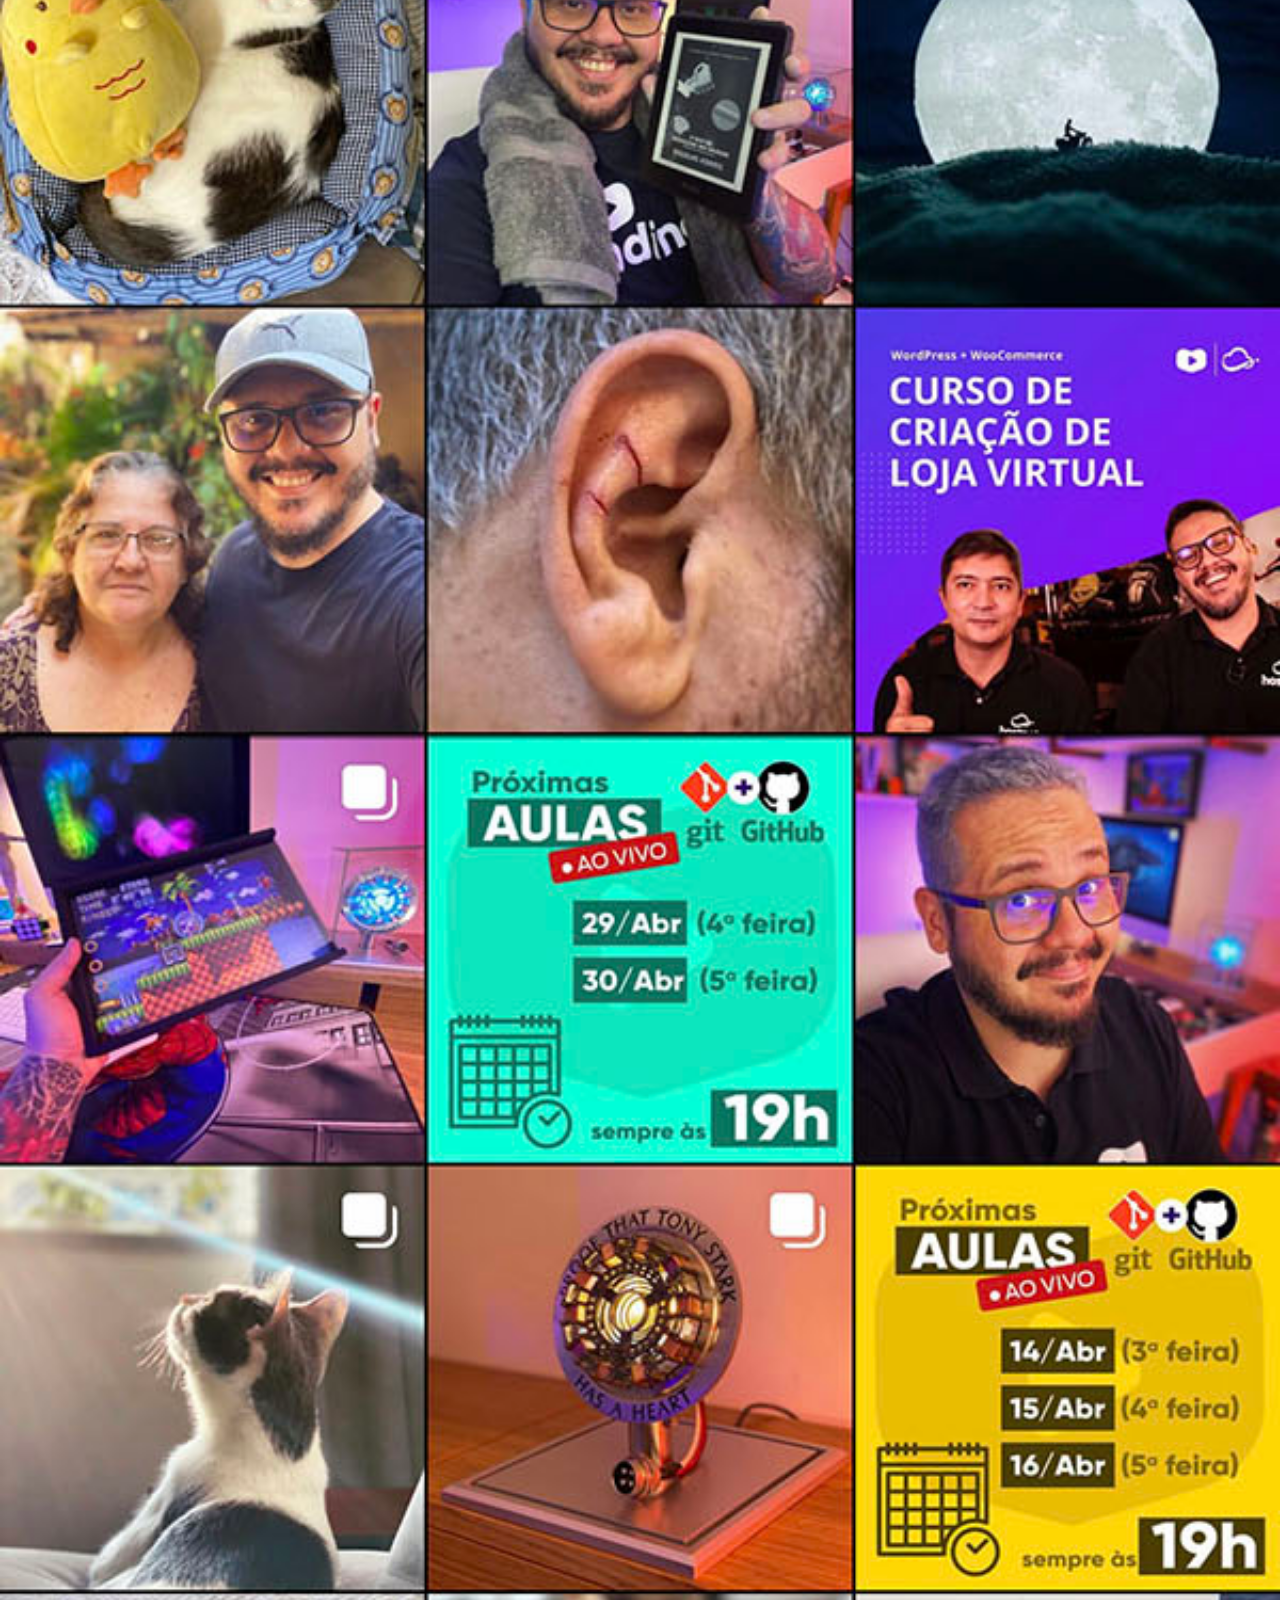
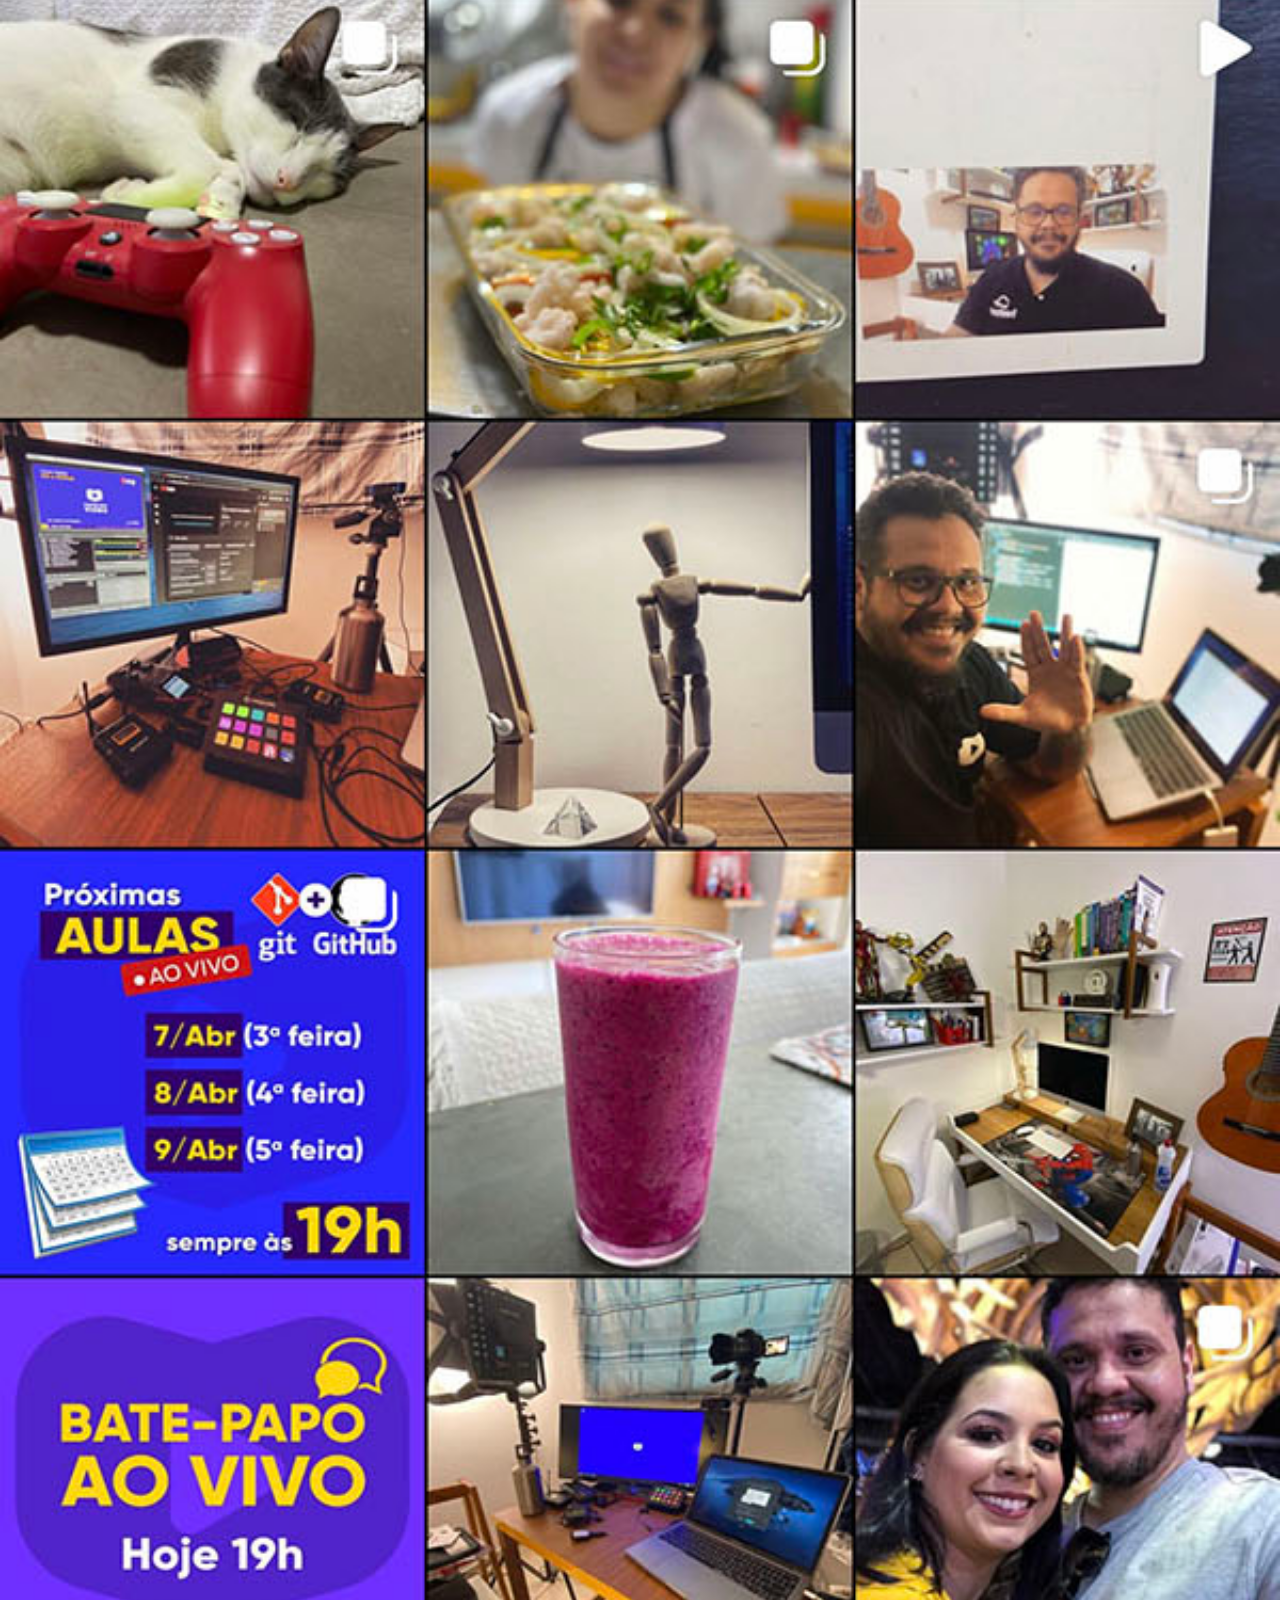
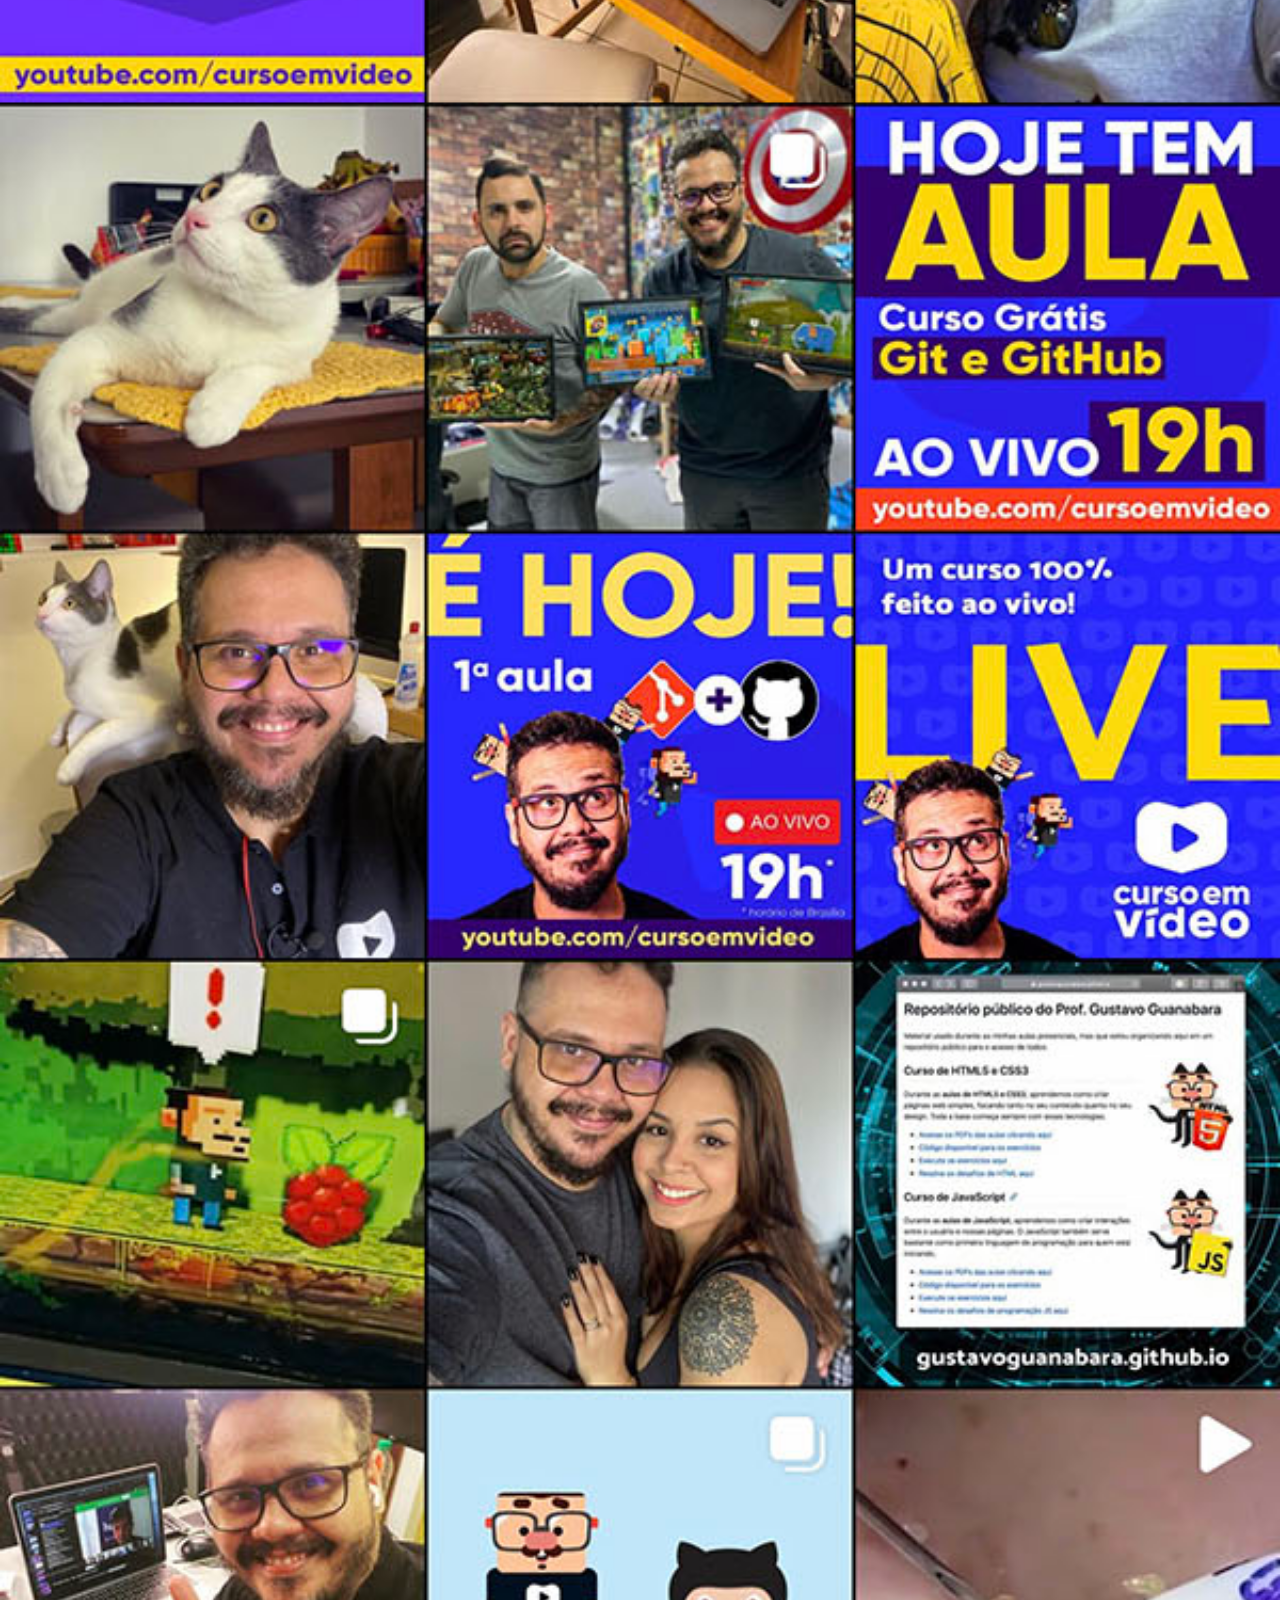
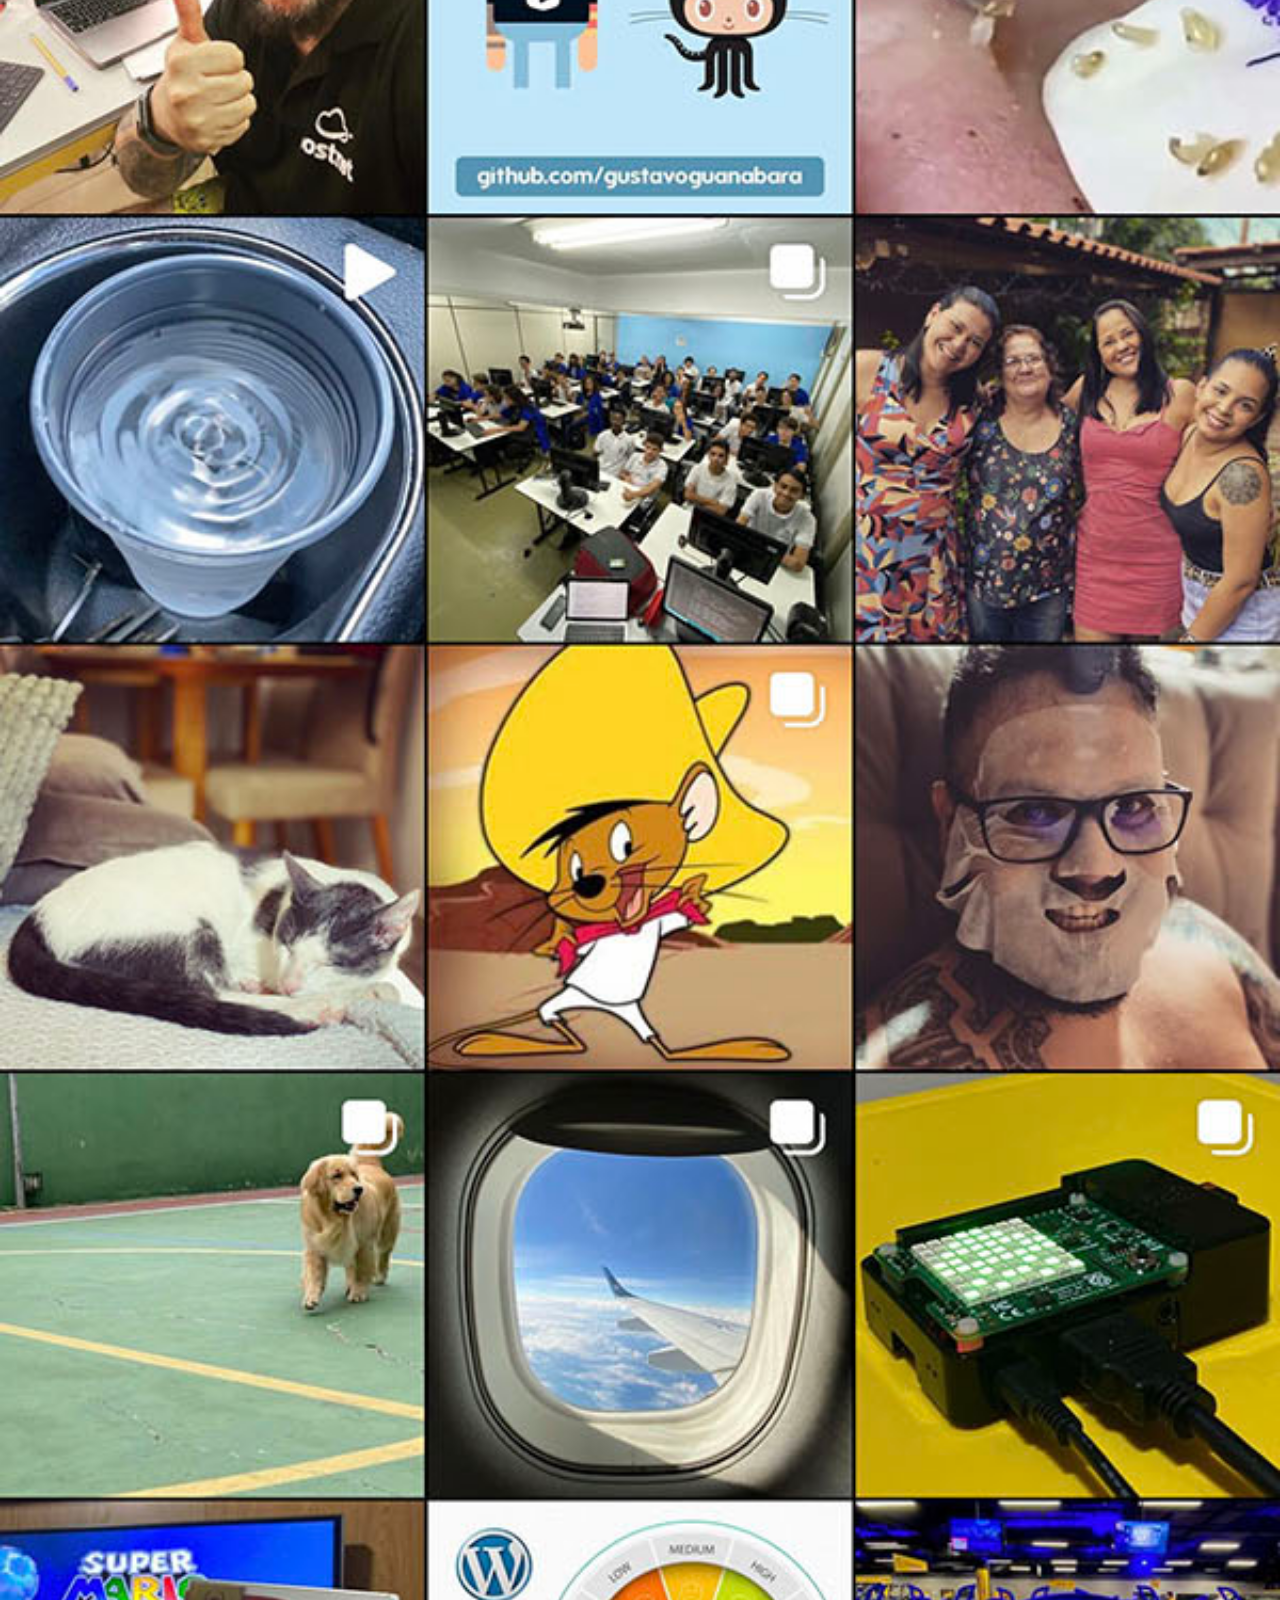
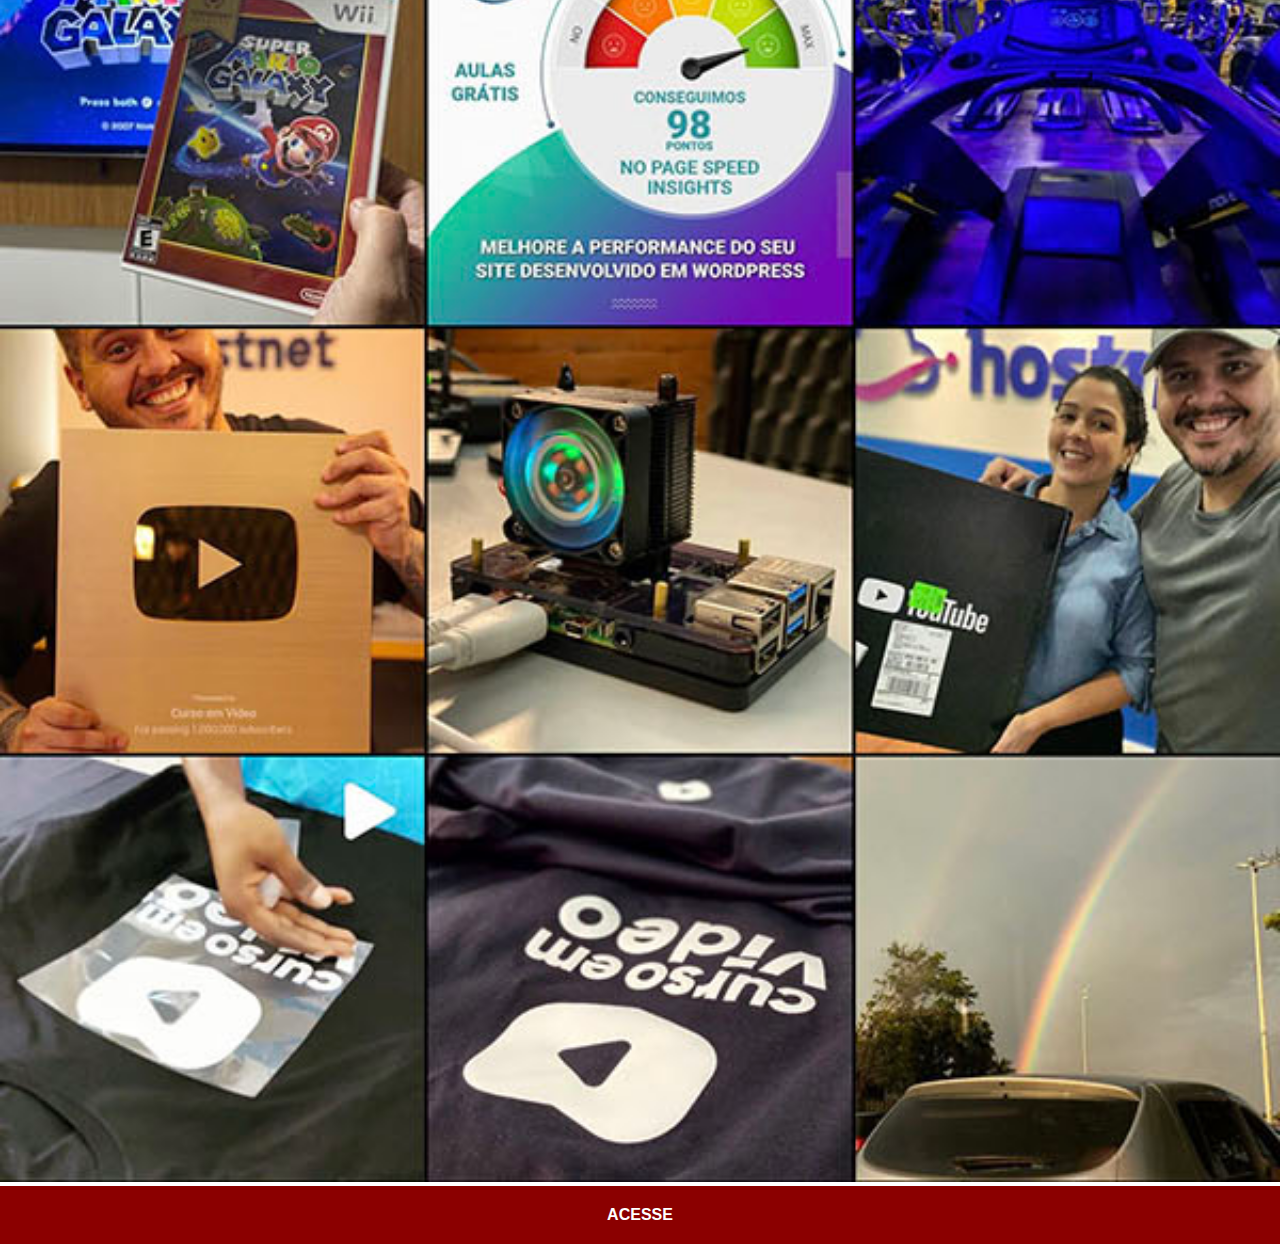
<file: instagram.html>
<!DOCTYPE html>
<html lang="pt-br">
<head>
    <meta charset="UTF-8">
    <meta name="viewport" content="width=device-width, initial-scale=1.0">
    <title>instagram</title>
    <link rel="stylesheet" href="estilos/social.css">
</head>
<body>
    <img src="imagens/tela-instagram.jpg" alt="instagram">
    <a href="https://www.instagram.com/gustavoguanabara/" target="_blank">ACESSE</a>
</body>
</html>
</file>
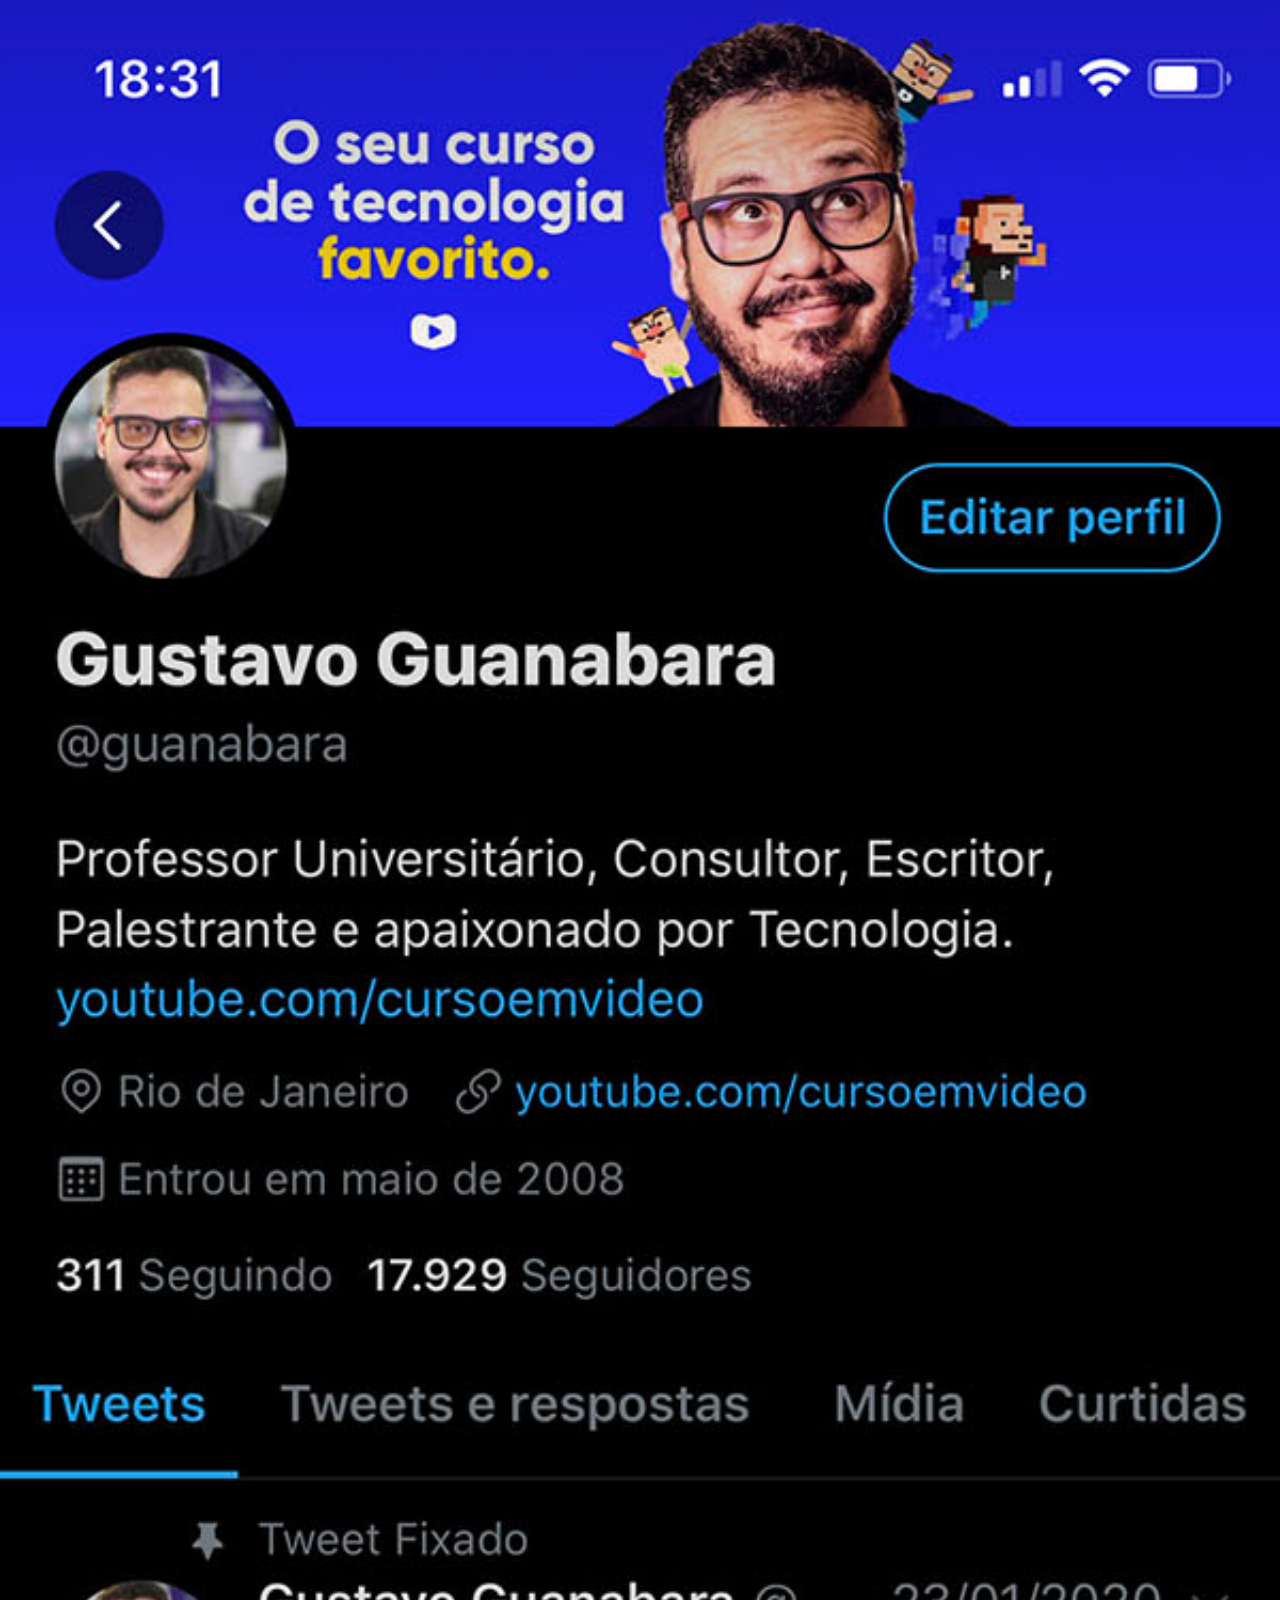
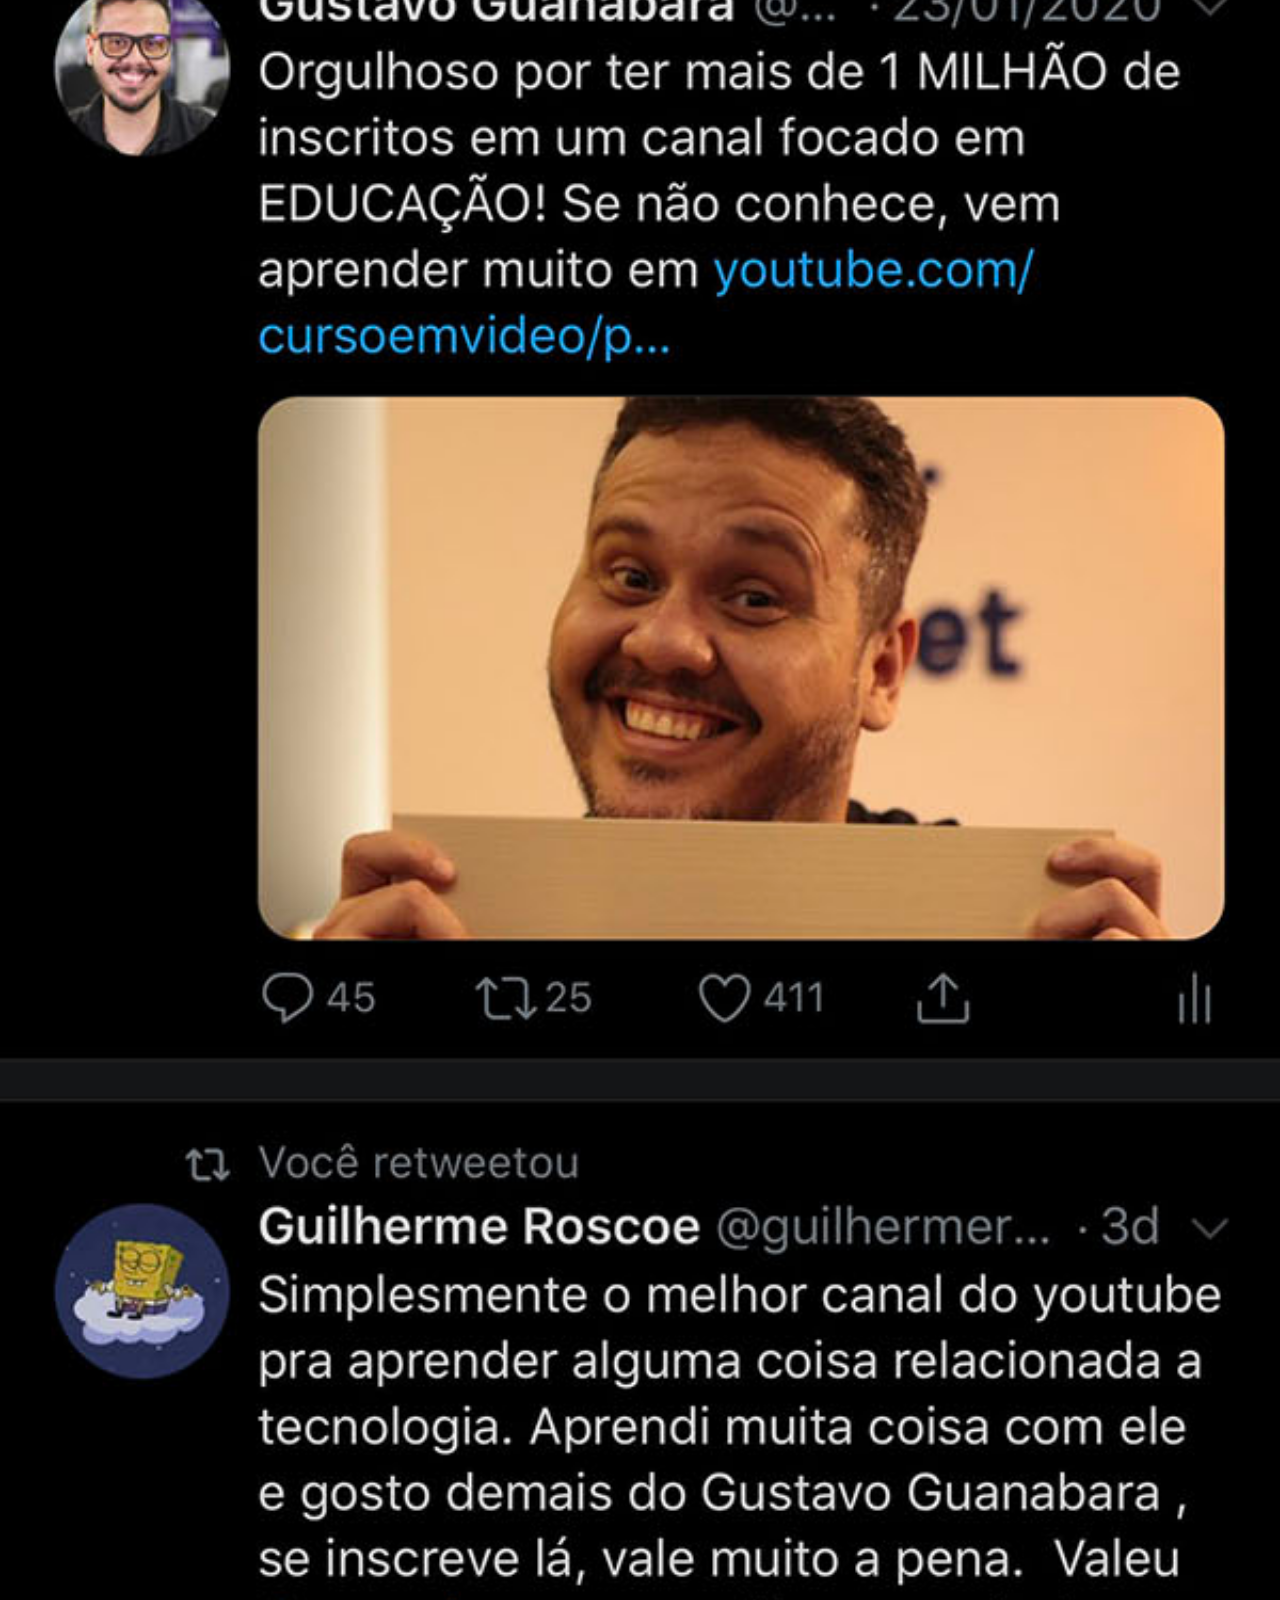
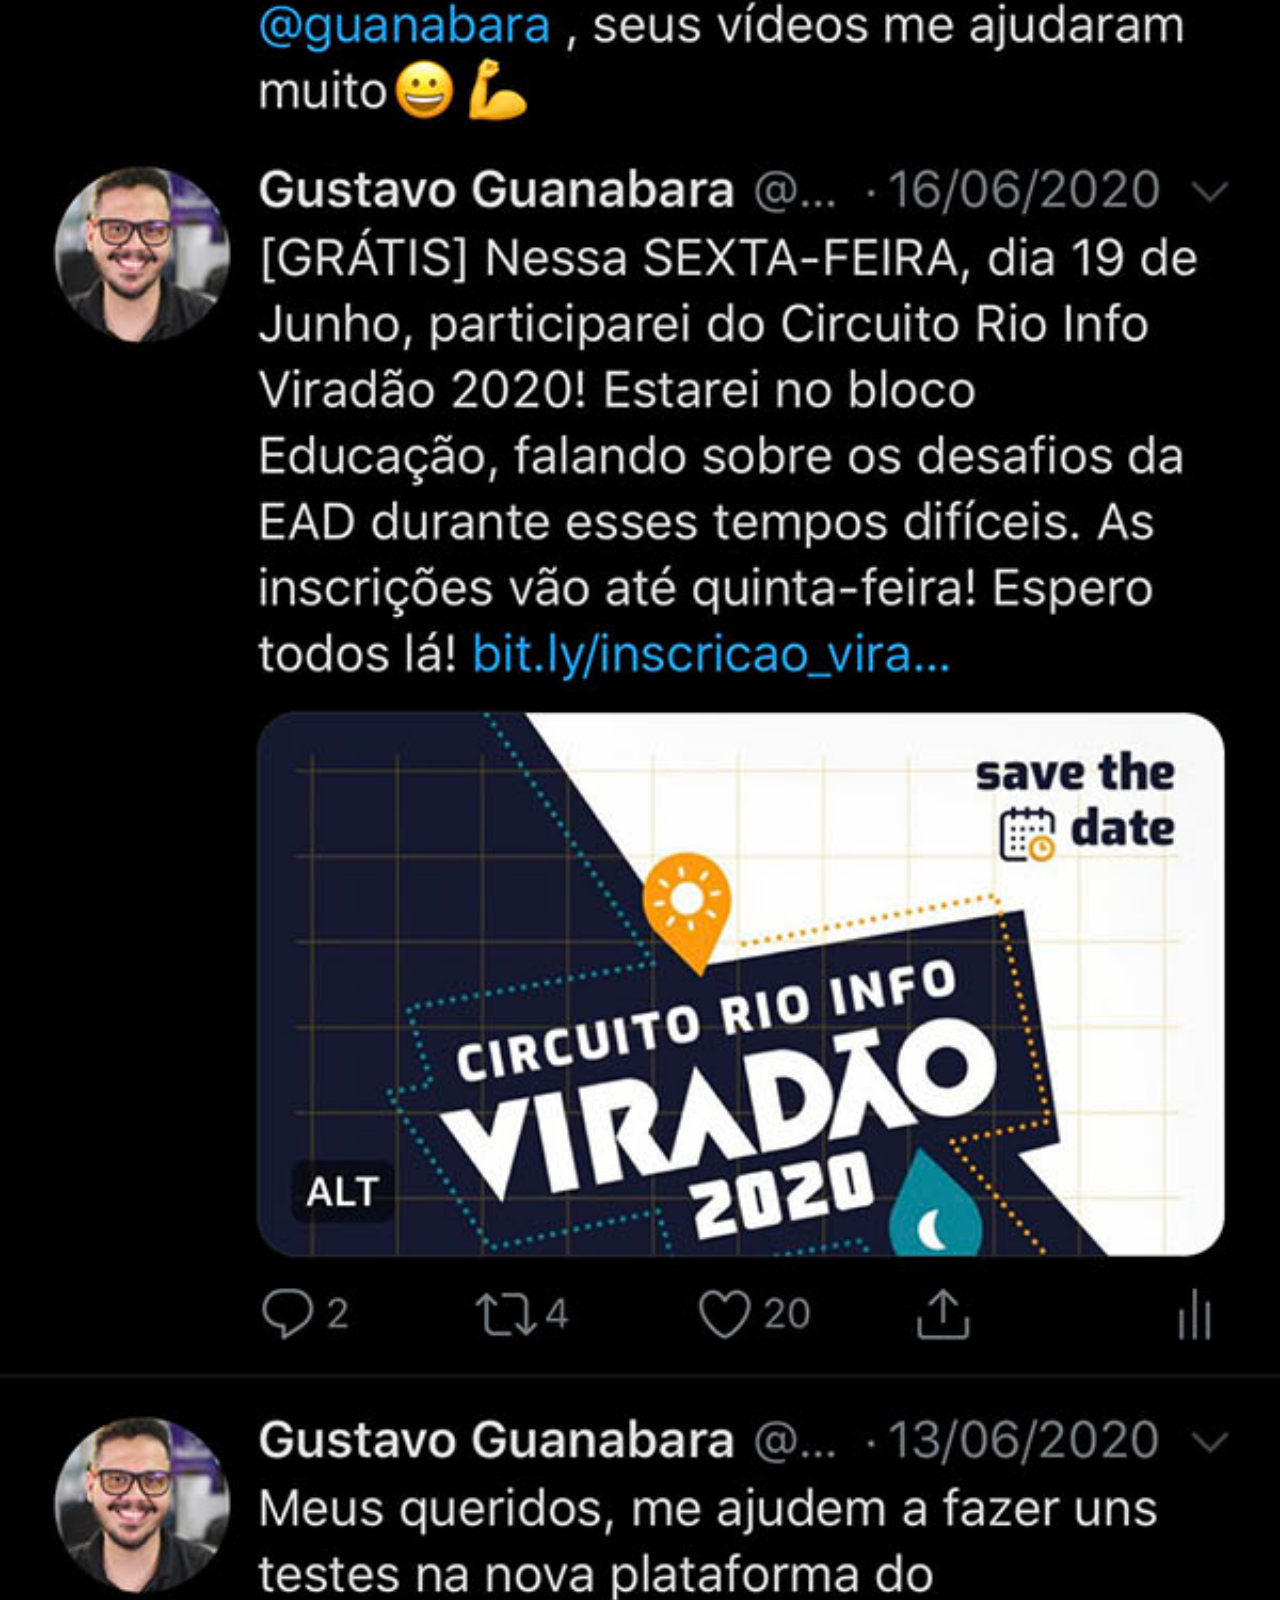
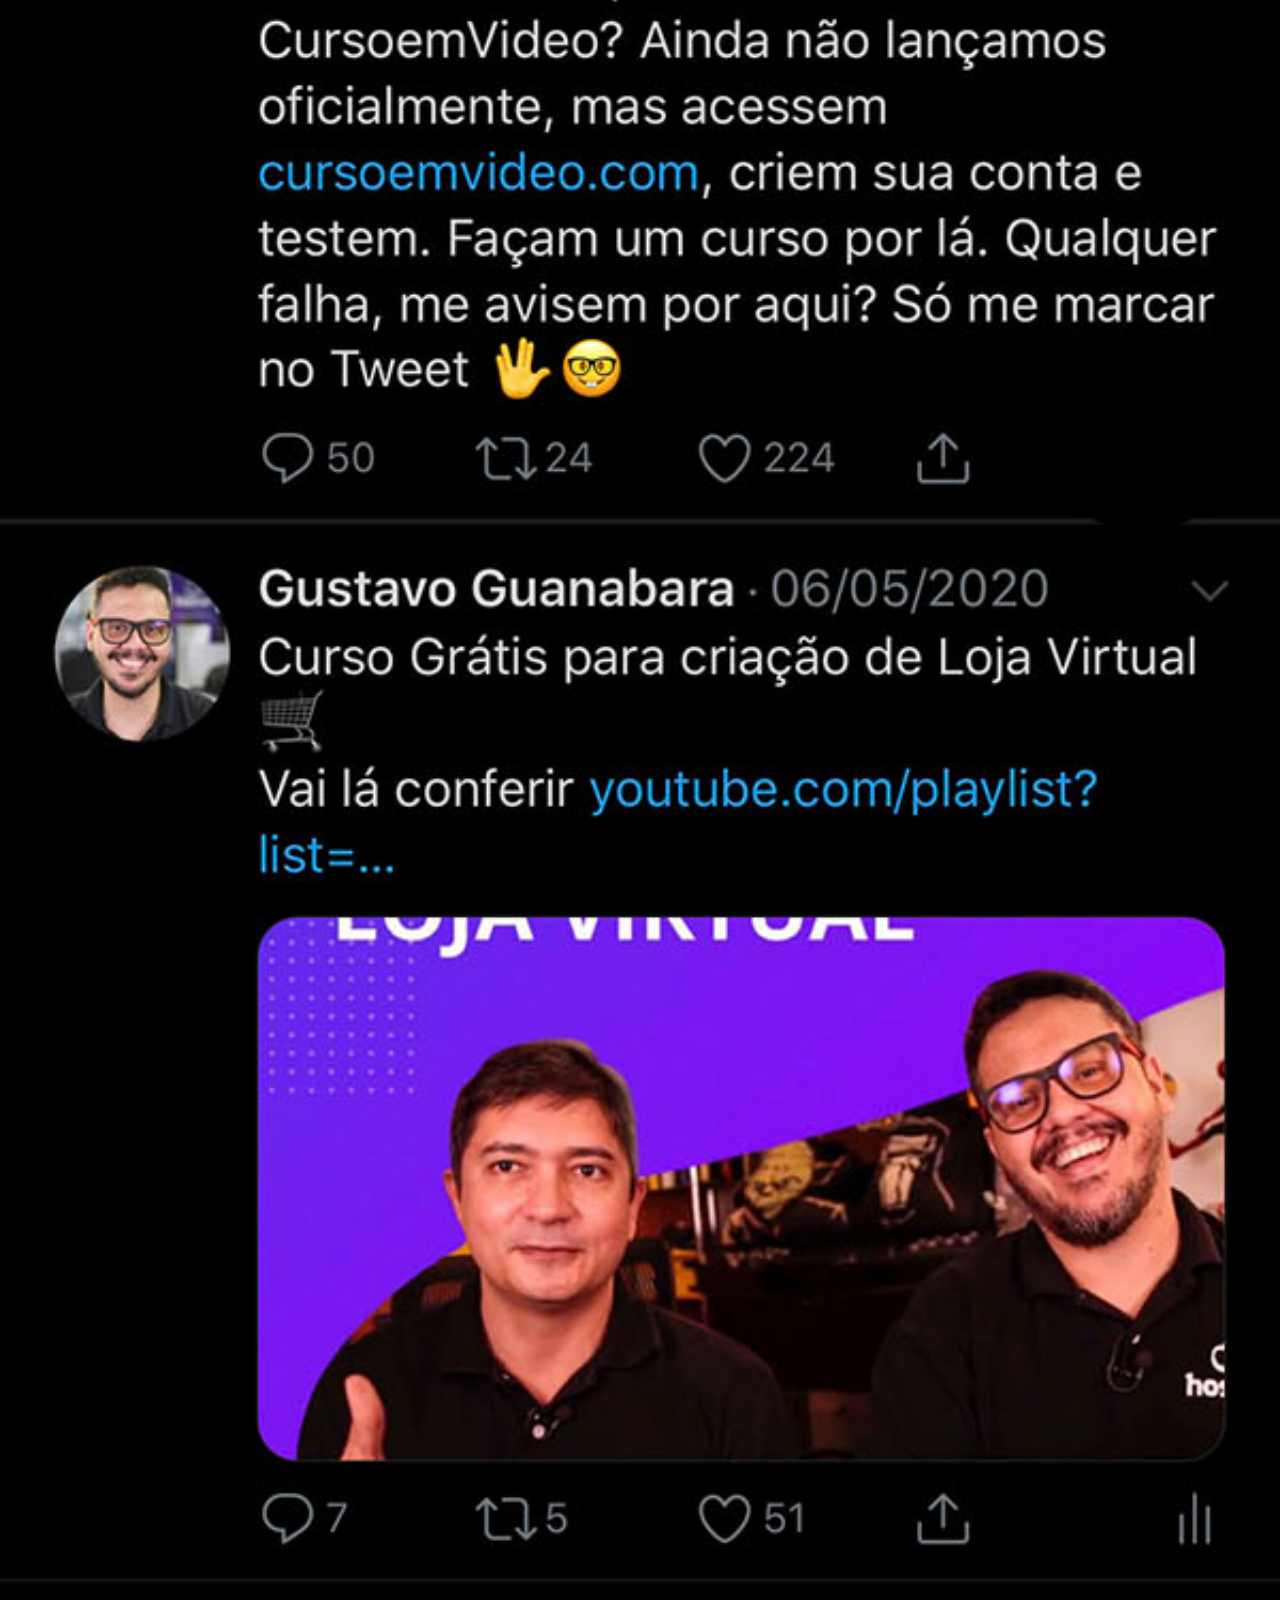
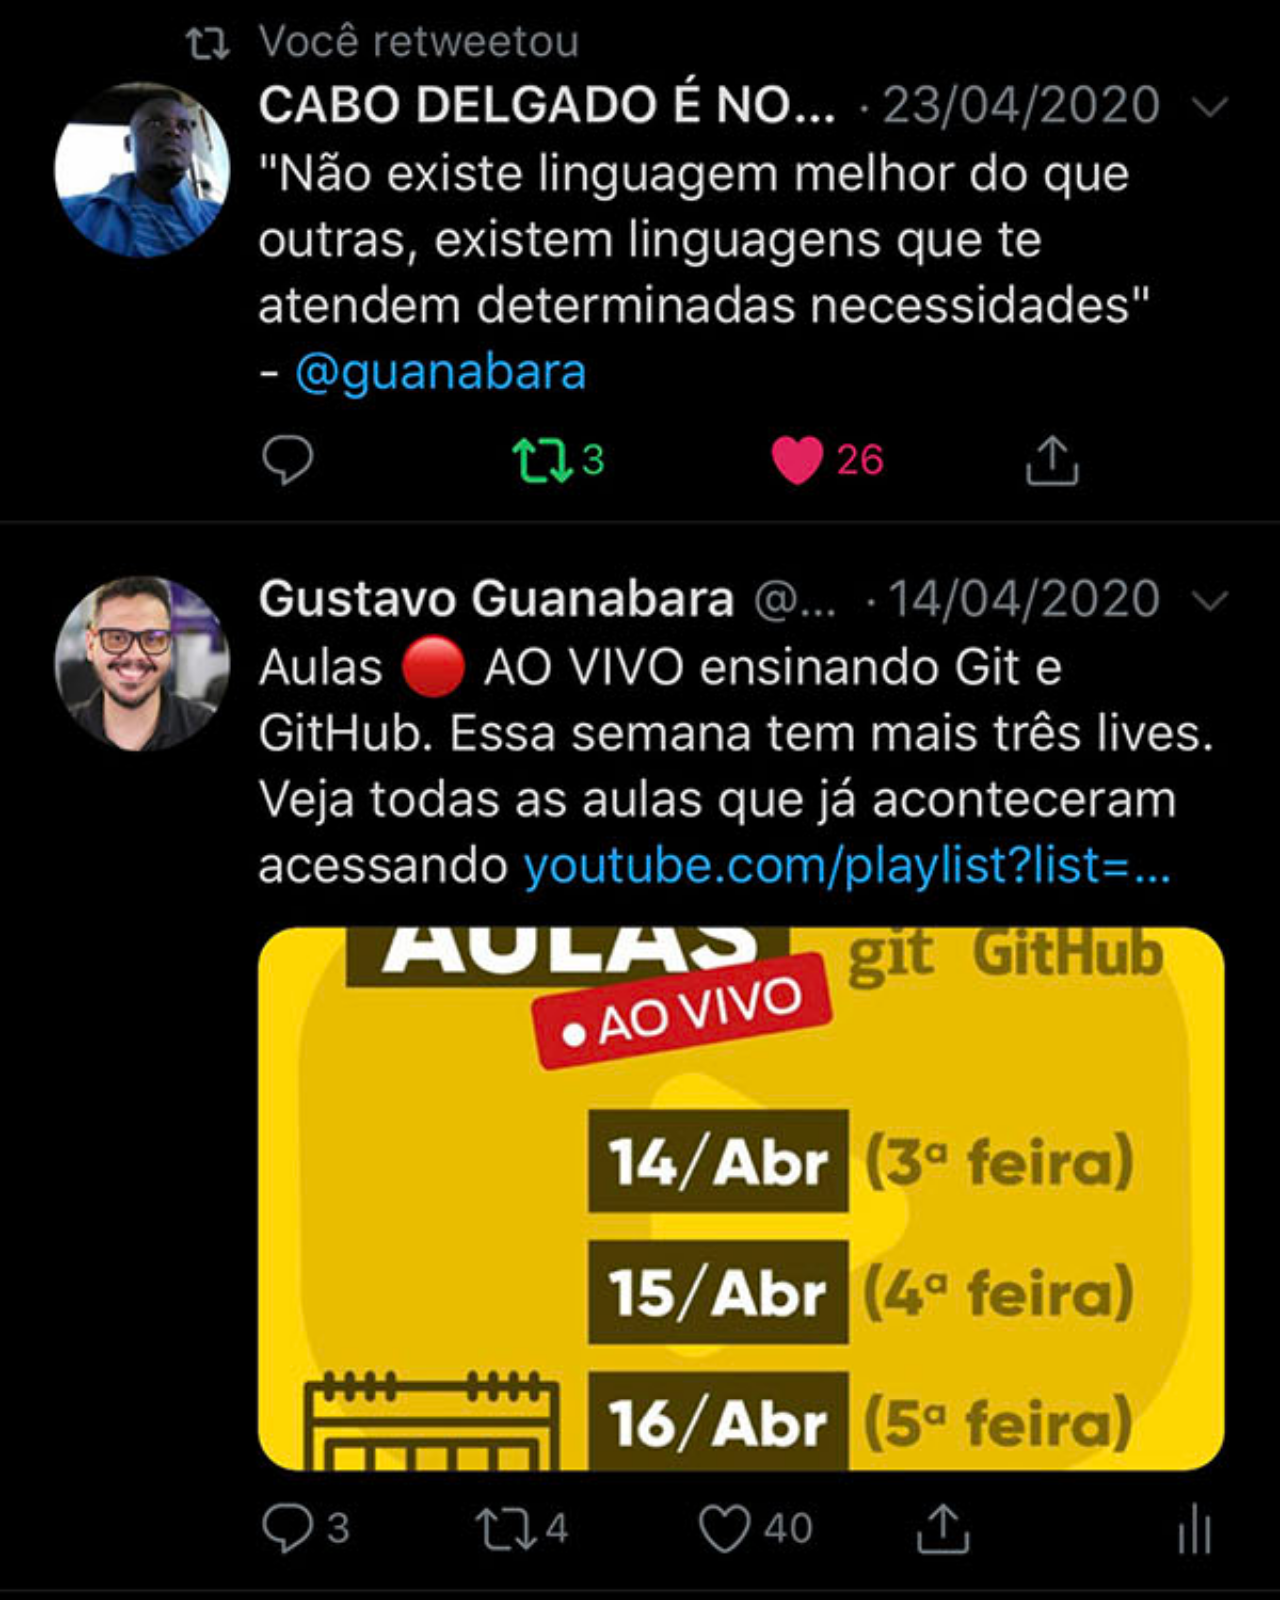
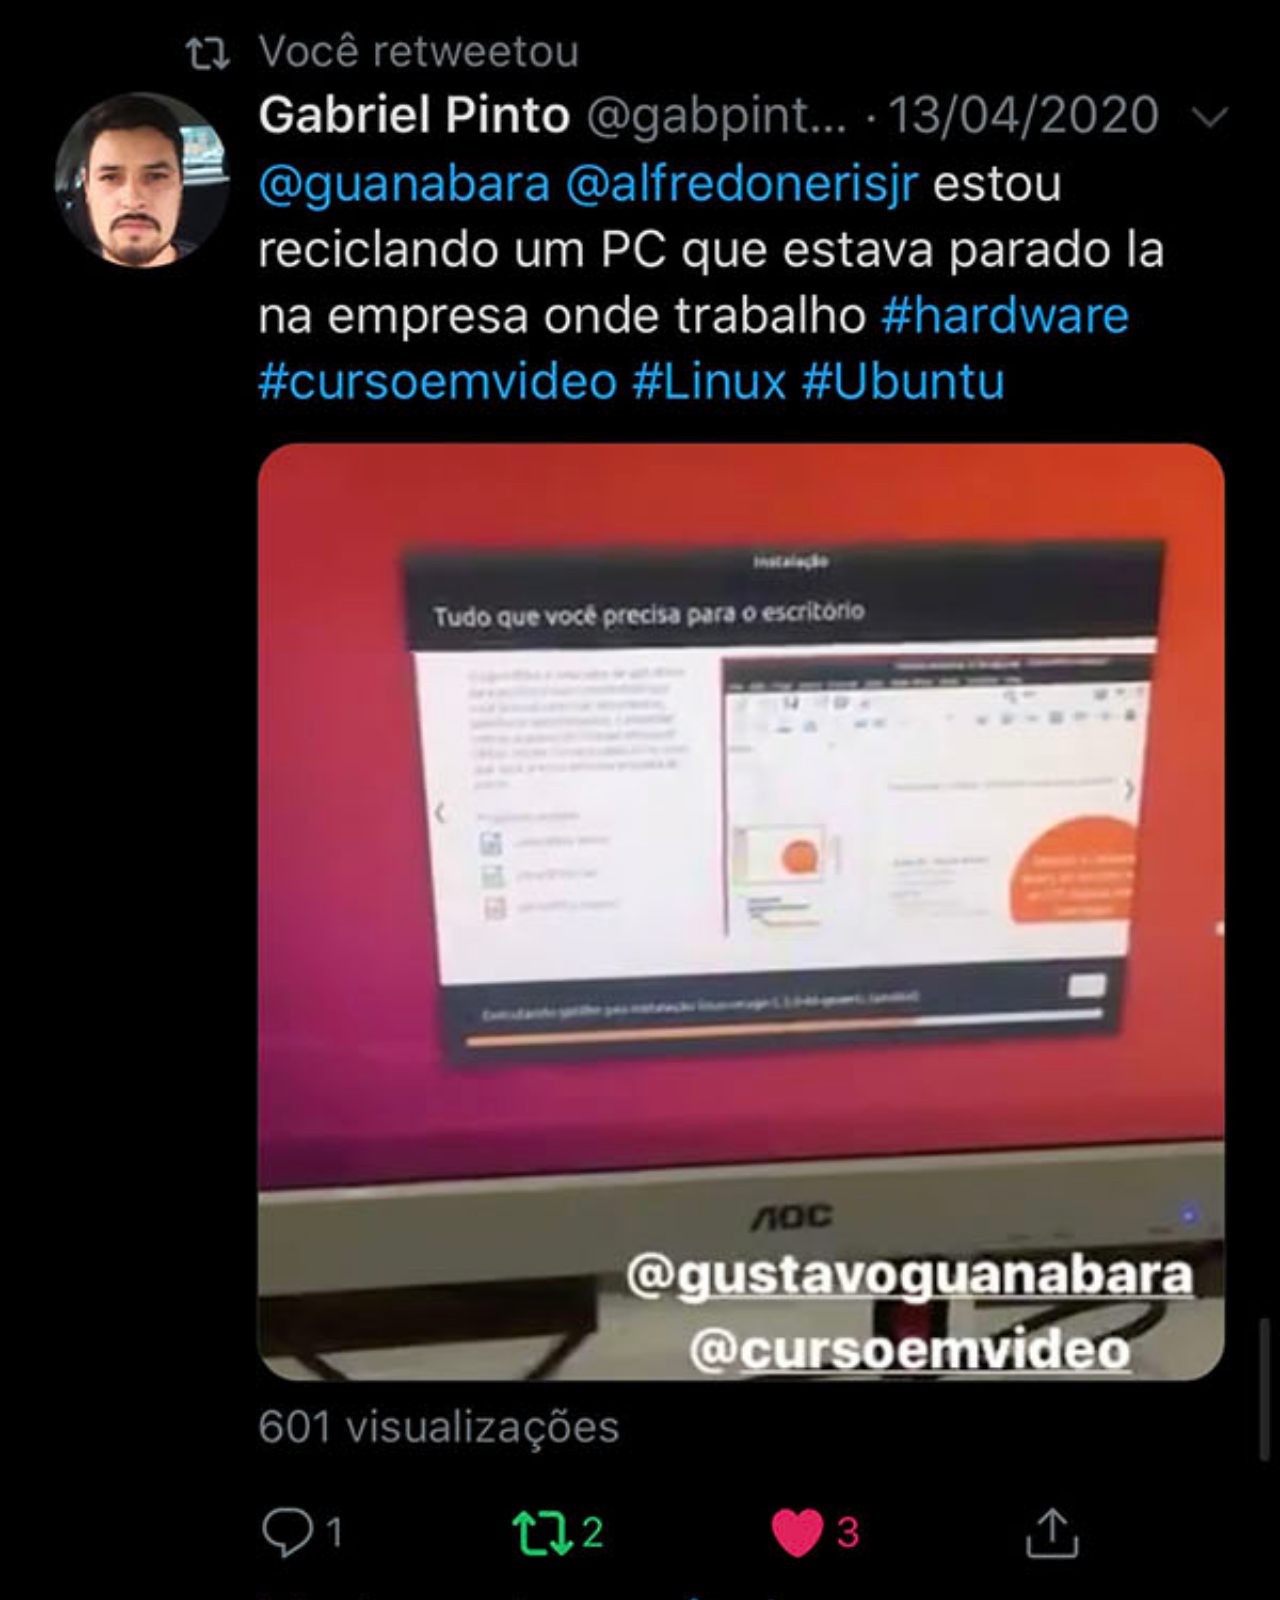
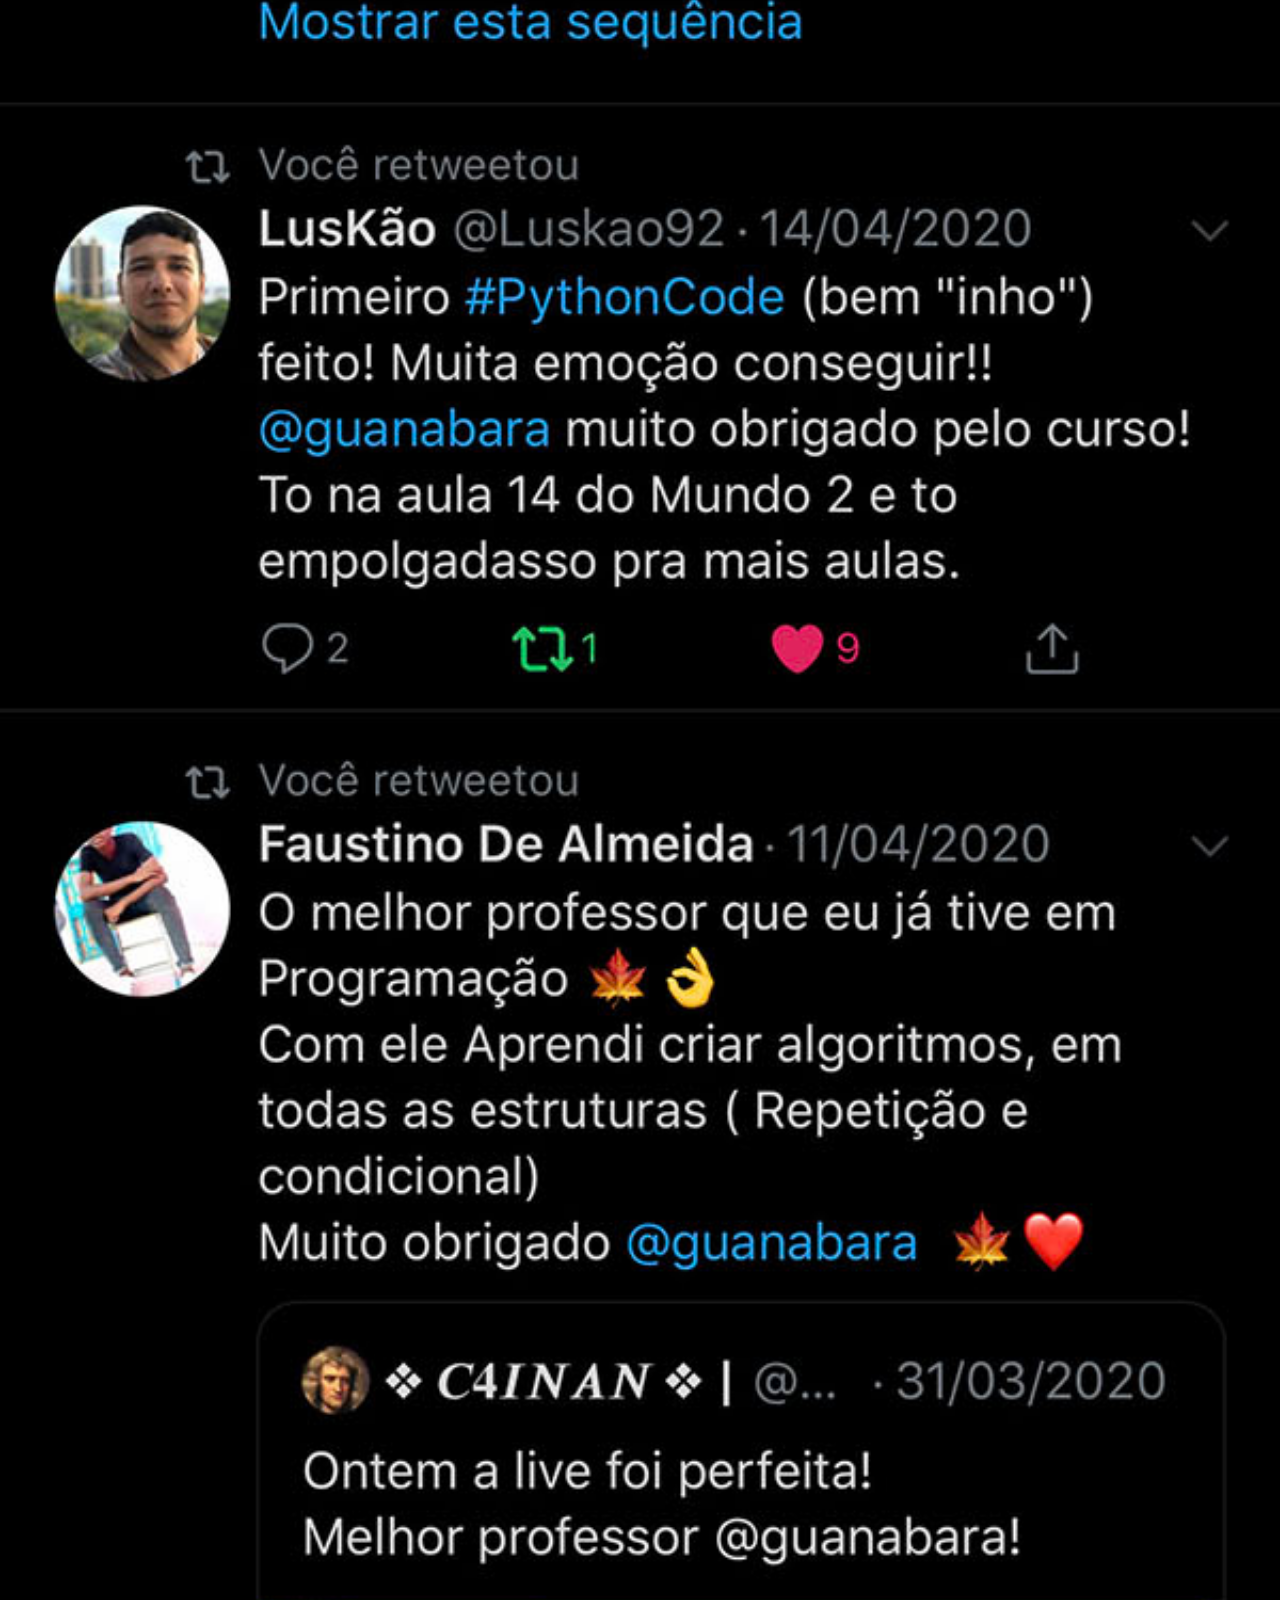
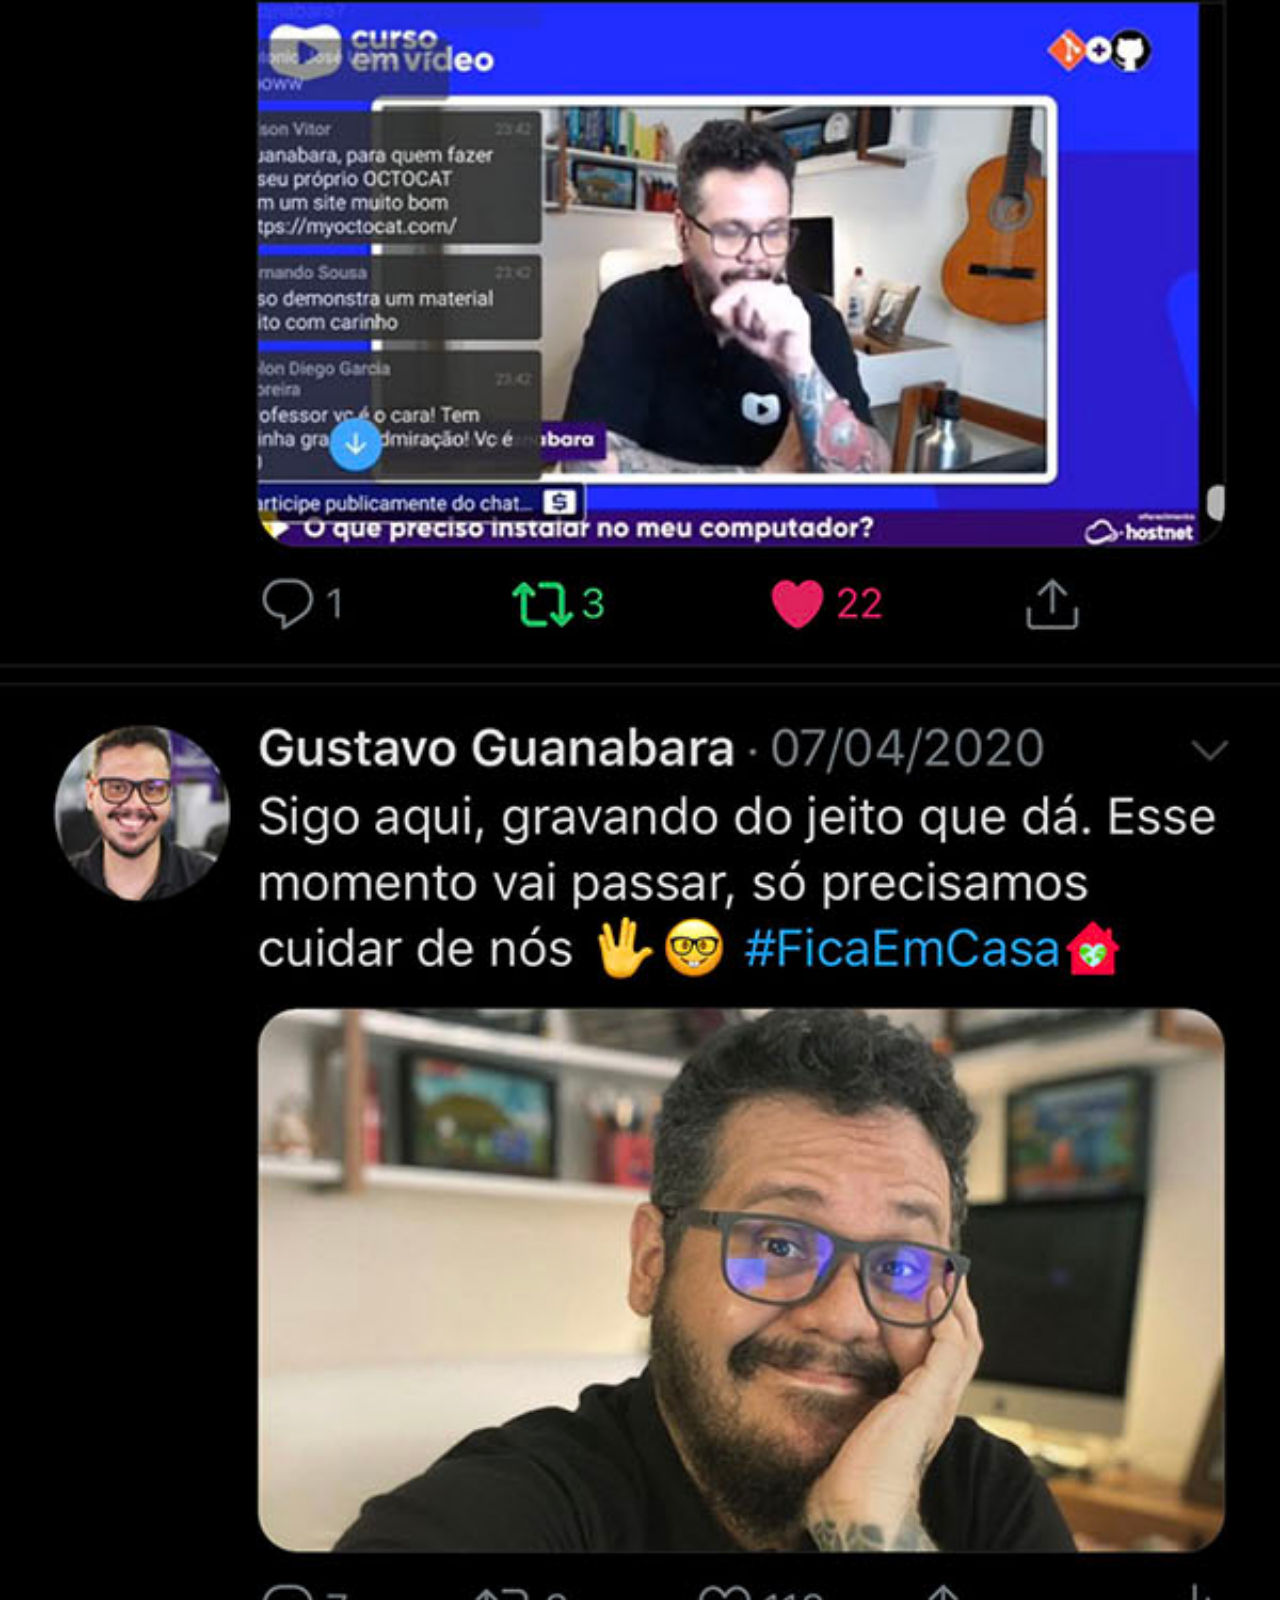
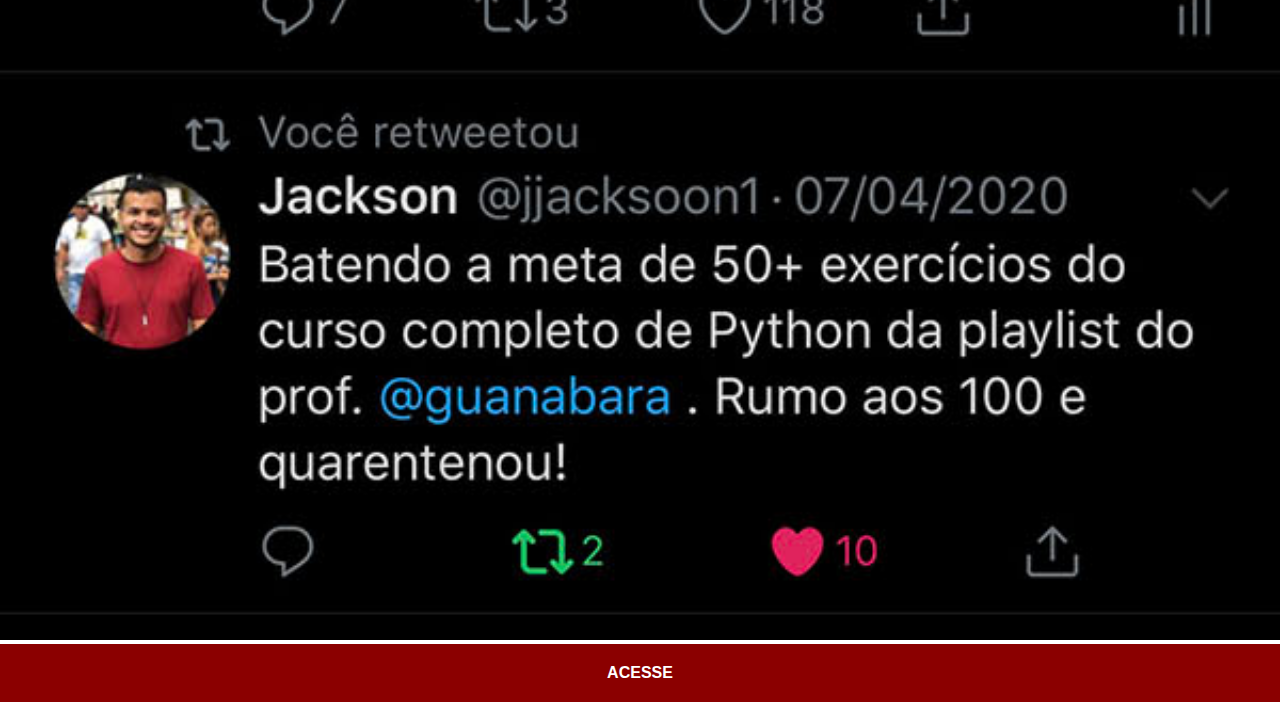
<file: twitter.html>
<!DOCTYPE html>
<html lang="pt-br">
<head>
    <meta charset="UTF-8">
    <meta name="viewport" content="width=device-width, initial-scale=1.0">
    <title>twitter</title>
    <link rel="stylesheet" href="estilos/social.css">
</head>
<body>
    <img src="imagens/tela-twitter.jpg" alt="twitter">
    <a href="https://twitter.com/guanabara" target="_blank">ACESSE</a>
</body>
</html>
</file>
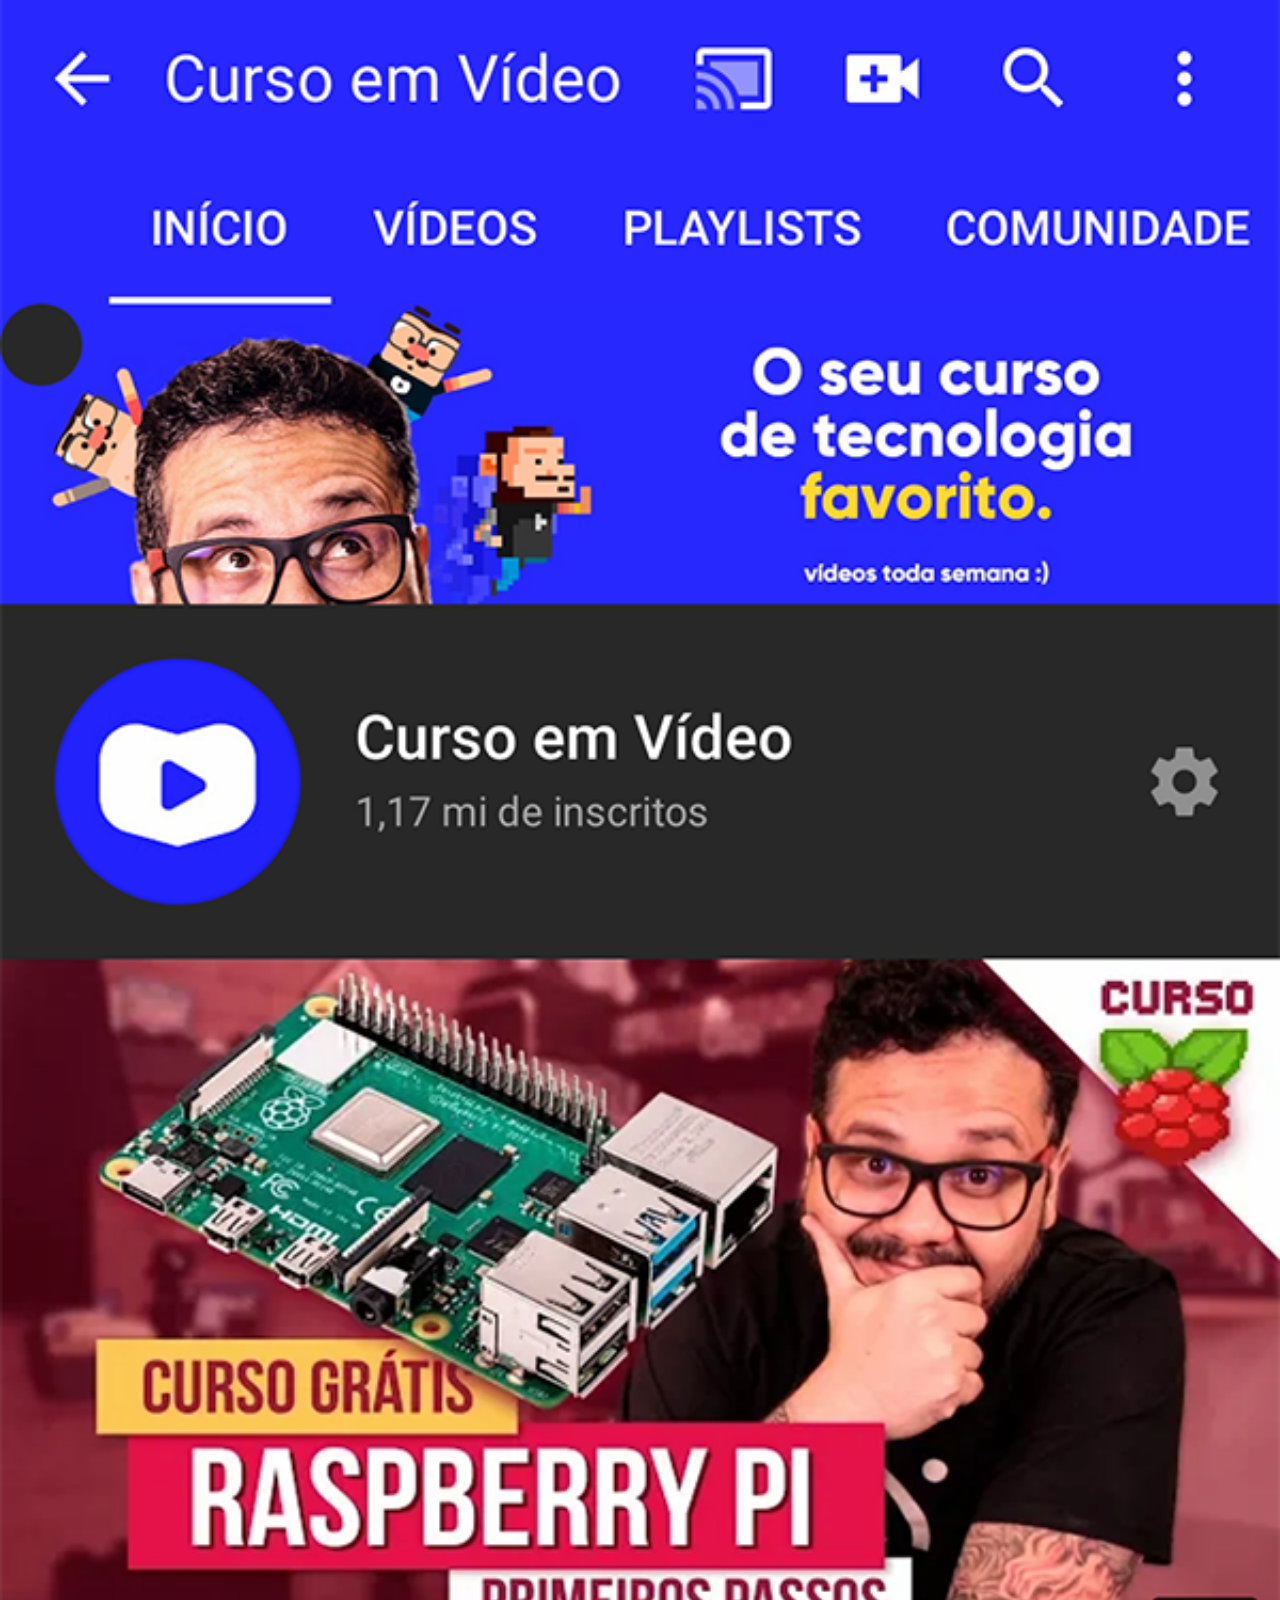
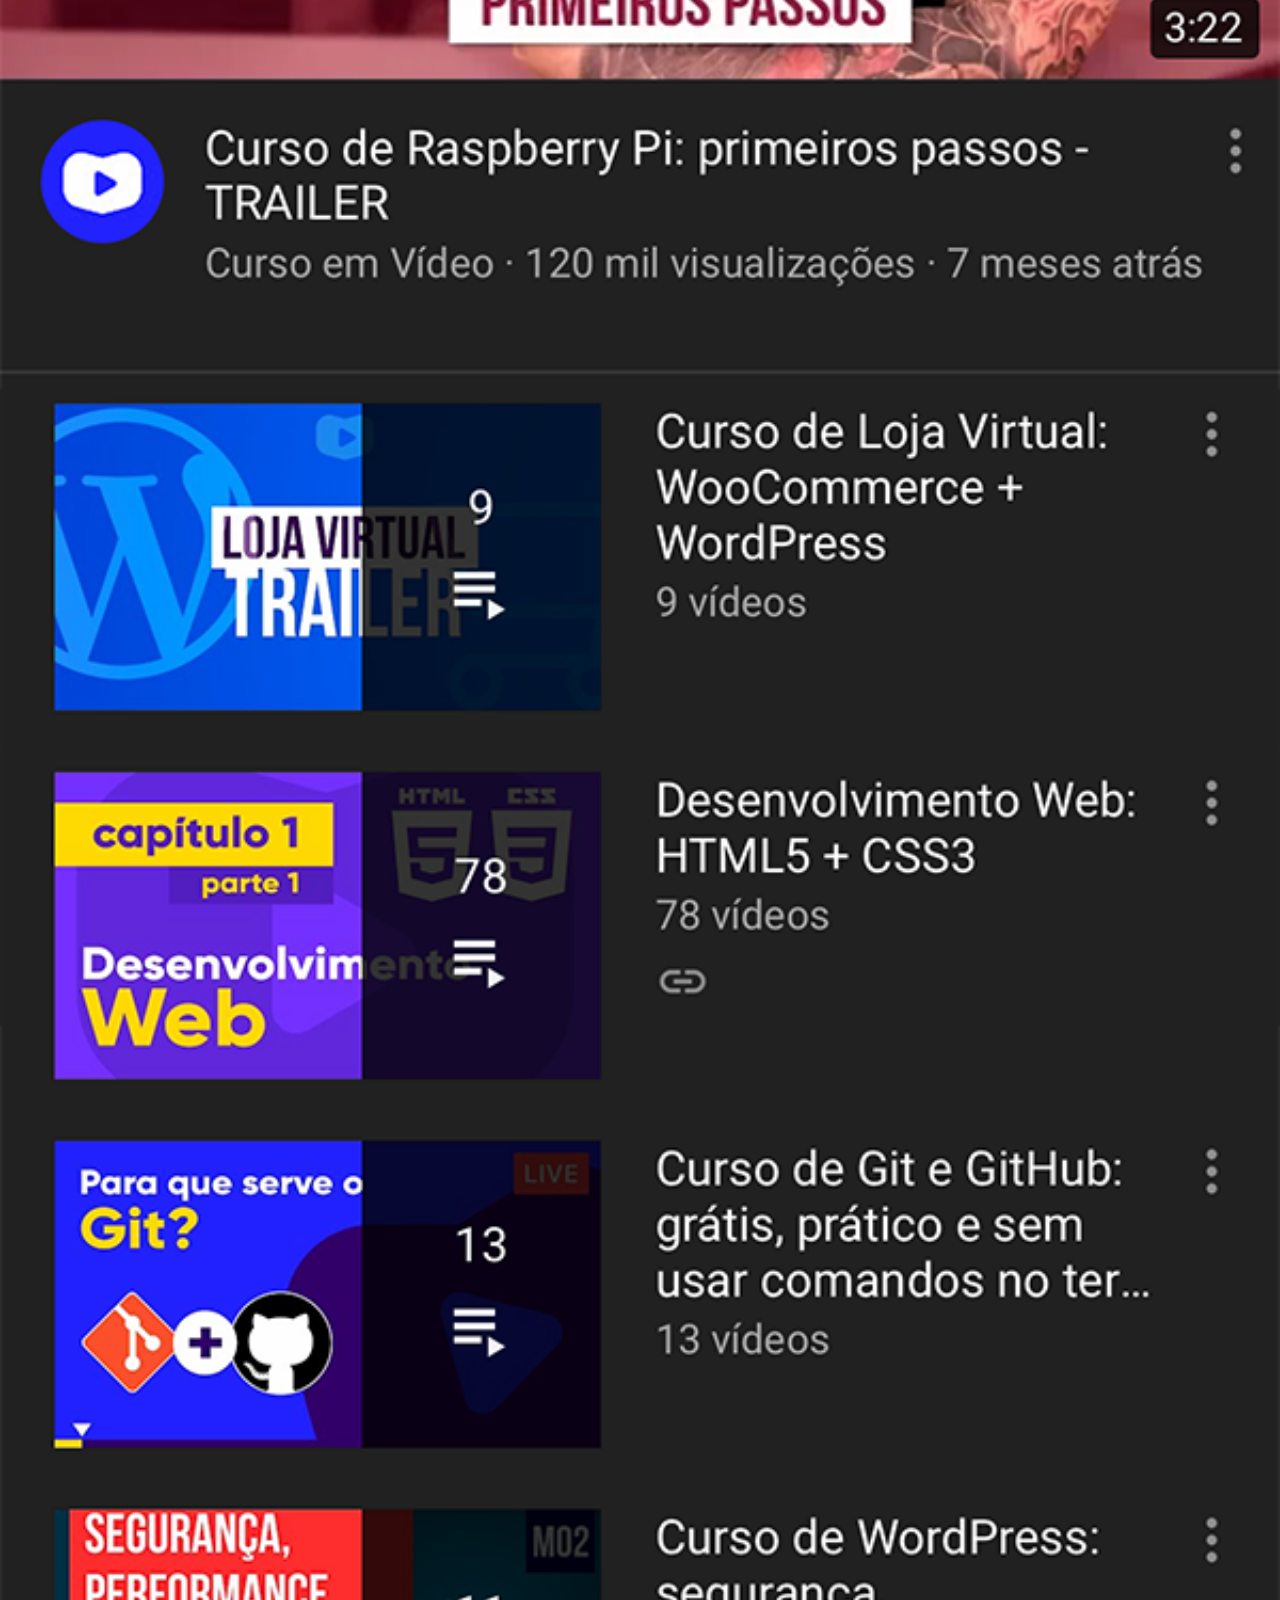
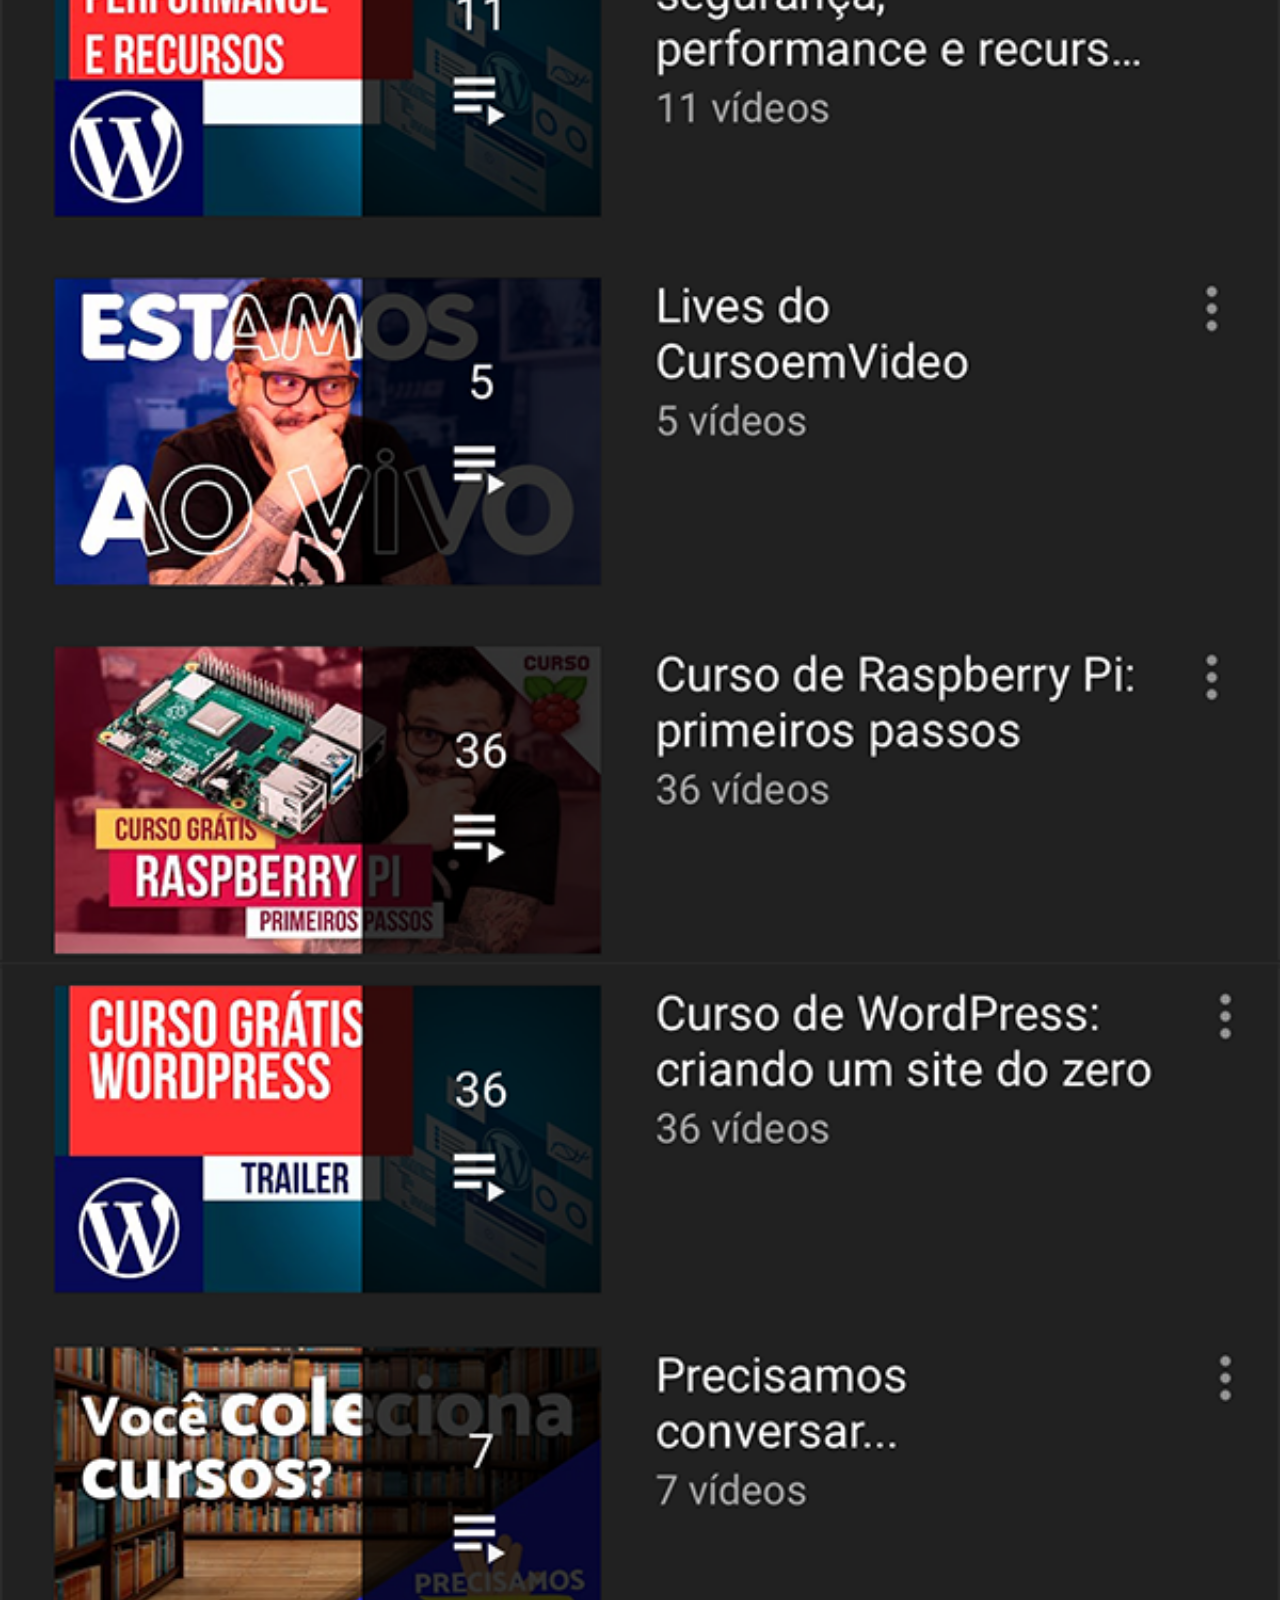
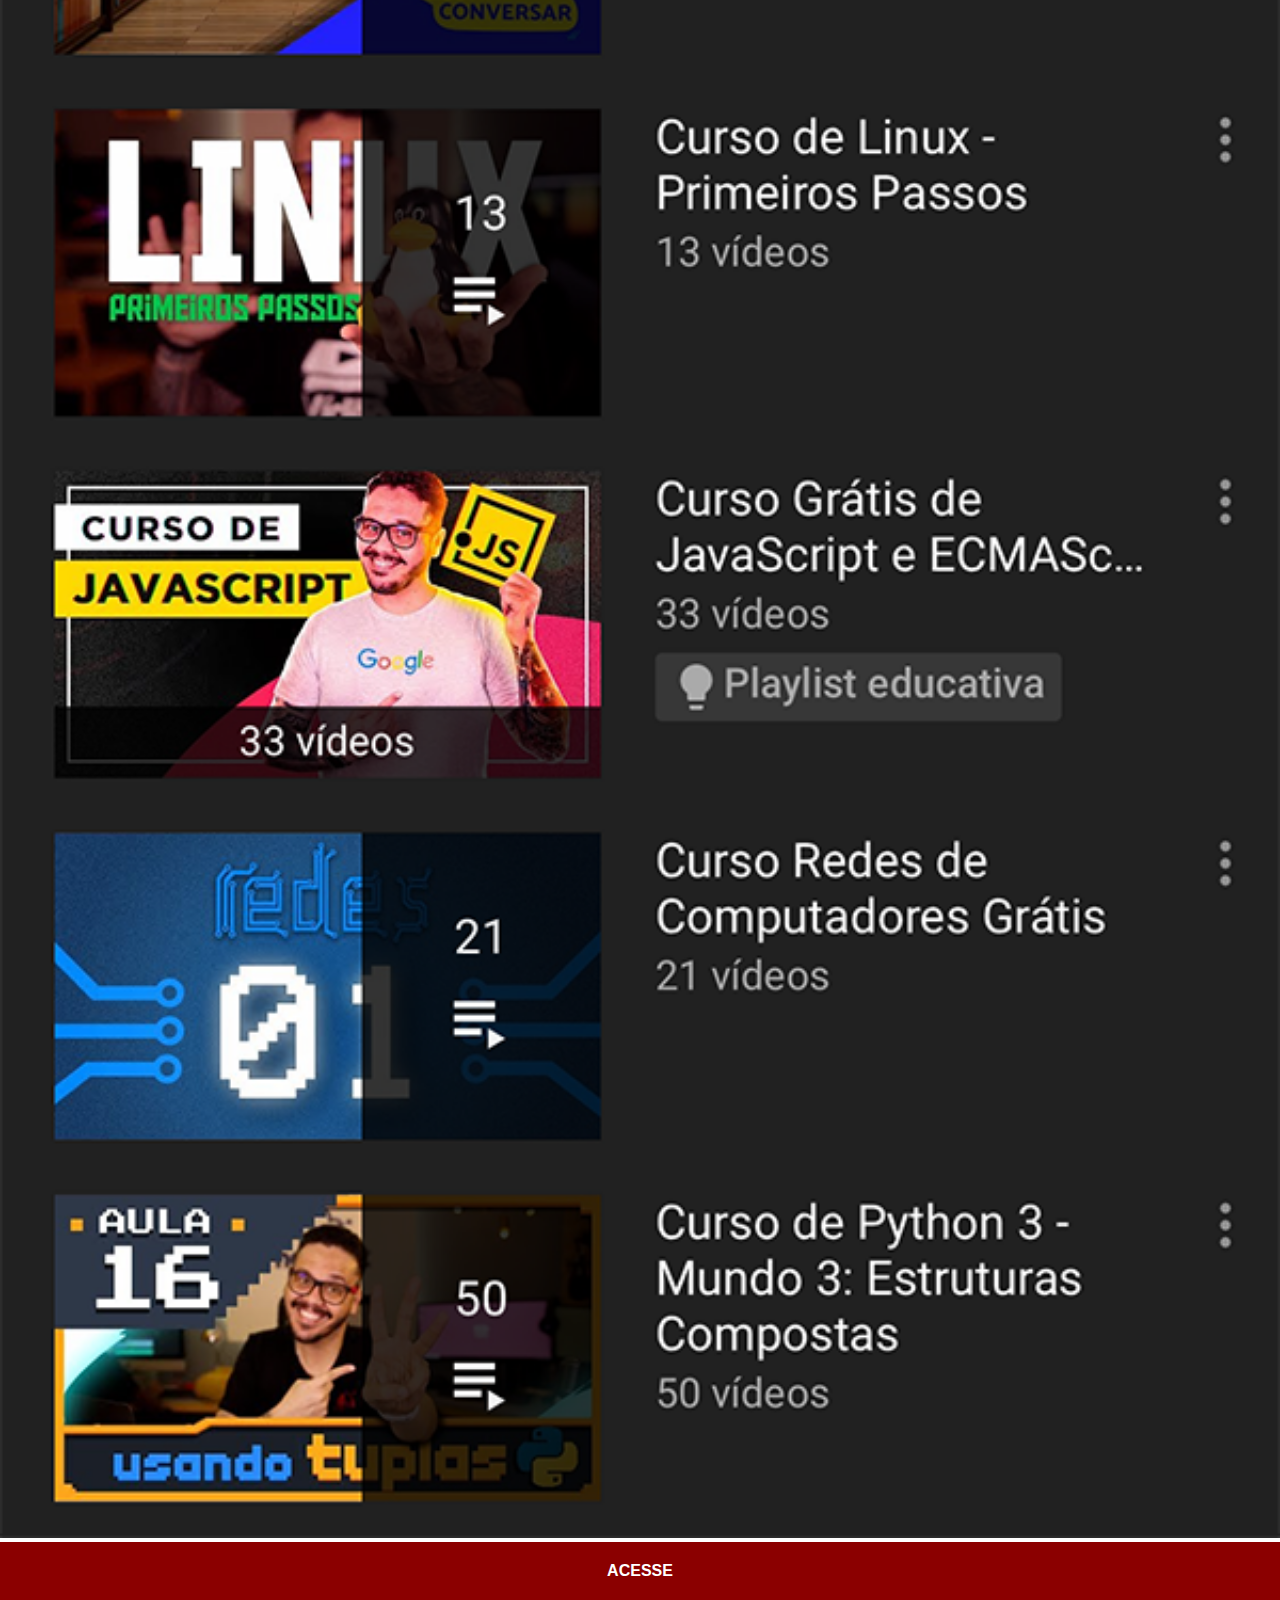
<file: youtube.html>
<!DOCTYPE html>
<html lang="pt-br">
<head>
    <meta charset="UTF-8">
    <meta name="viewport" content="width=device-width, initial-scale=1.0">
    <title>youtube</title>
    <link rel="stylesheet" href="estilos/social.css">
</head>
<body>
    <img src="imagens/tela-youtube.png" alt="youtube">
    <a href="https://www.youtube.com/@CursoemVideo/playlists" target="_blank">ACESSE</a>
</body>
</html>
</file>
<file: estilos/style.css>
@charset "UTF-8";

* {
    margin: 0px;
    padding: 0px;
    font-family: Arial, Helvetica, sans-serif;
}

html, body {
    height: 100vh;
    width: 100vw;
    background-color: black;
}

body {
    background: url('../imagens/fundo-madeira.jpg') no-repeat top center;
    background-size: cover;
    background-attachment: fixed;

}

main {
    position: relative;
    height: 100vh;
}

section#telefone {
    position: absolute;
    top: 50%;
    left: 50%;
    transform: translate(-50%, -50%);

    height: 627px;
    width: 311px;
    background: url(../imagens/frame-iphone.png) no-repeat;
}

iframe#tela {
    position: relative;
    top: 81px;
    left: 22px;

    width: 266px;
    height: 469px;
}
section#redes-sociais {
    text-align: right;
}

section#redes-sociais img {
    width: 50px;
    margin: 10px;
    border-radius: 50%;
    box-shadow: 2px 2px 5px rgba(0, 0, 0, 0.400);
    box-sizing: border-box;
}

section#redes-sociais img:hover{
    border: 2px solid white;
    transform: translate(-3px, -3px);
    box-shadow: 5px 5px 10px black;
    transition: transform .5s, border .5s;
}
</file>
<file: estilos/social.css>
@charset "UTF-8"; 

* {
    margin: 0px;
    padding: 0px;
    font-family: Arial, Helvetica, sans-serif;
}

::-webkit-scrollbar {
    width: 0px;
    height: 0px;
}

img{
    width: 100vw;
}

a {
    display: block;
    background-color: darkred;
    color: white;
    padding: 20px;
    text-align: center;
    font-weight: bolder;
    text-decoration: none;
}

a:hover {
    background-color: red;
}
</file>
